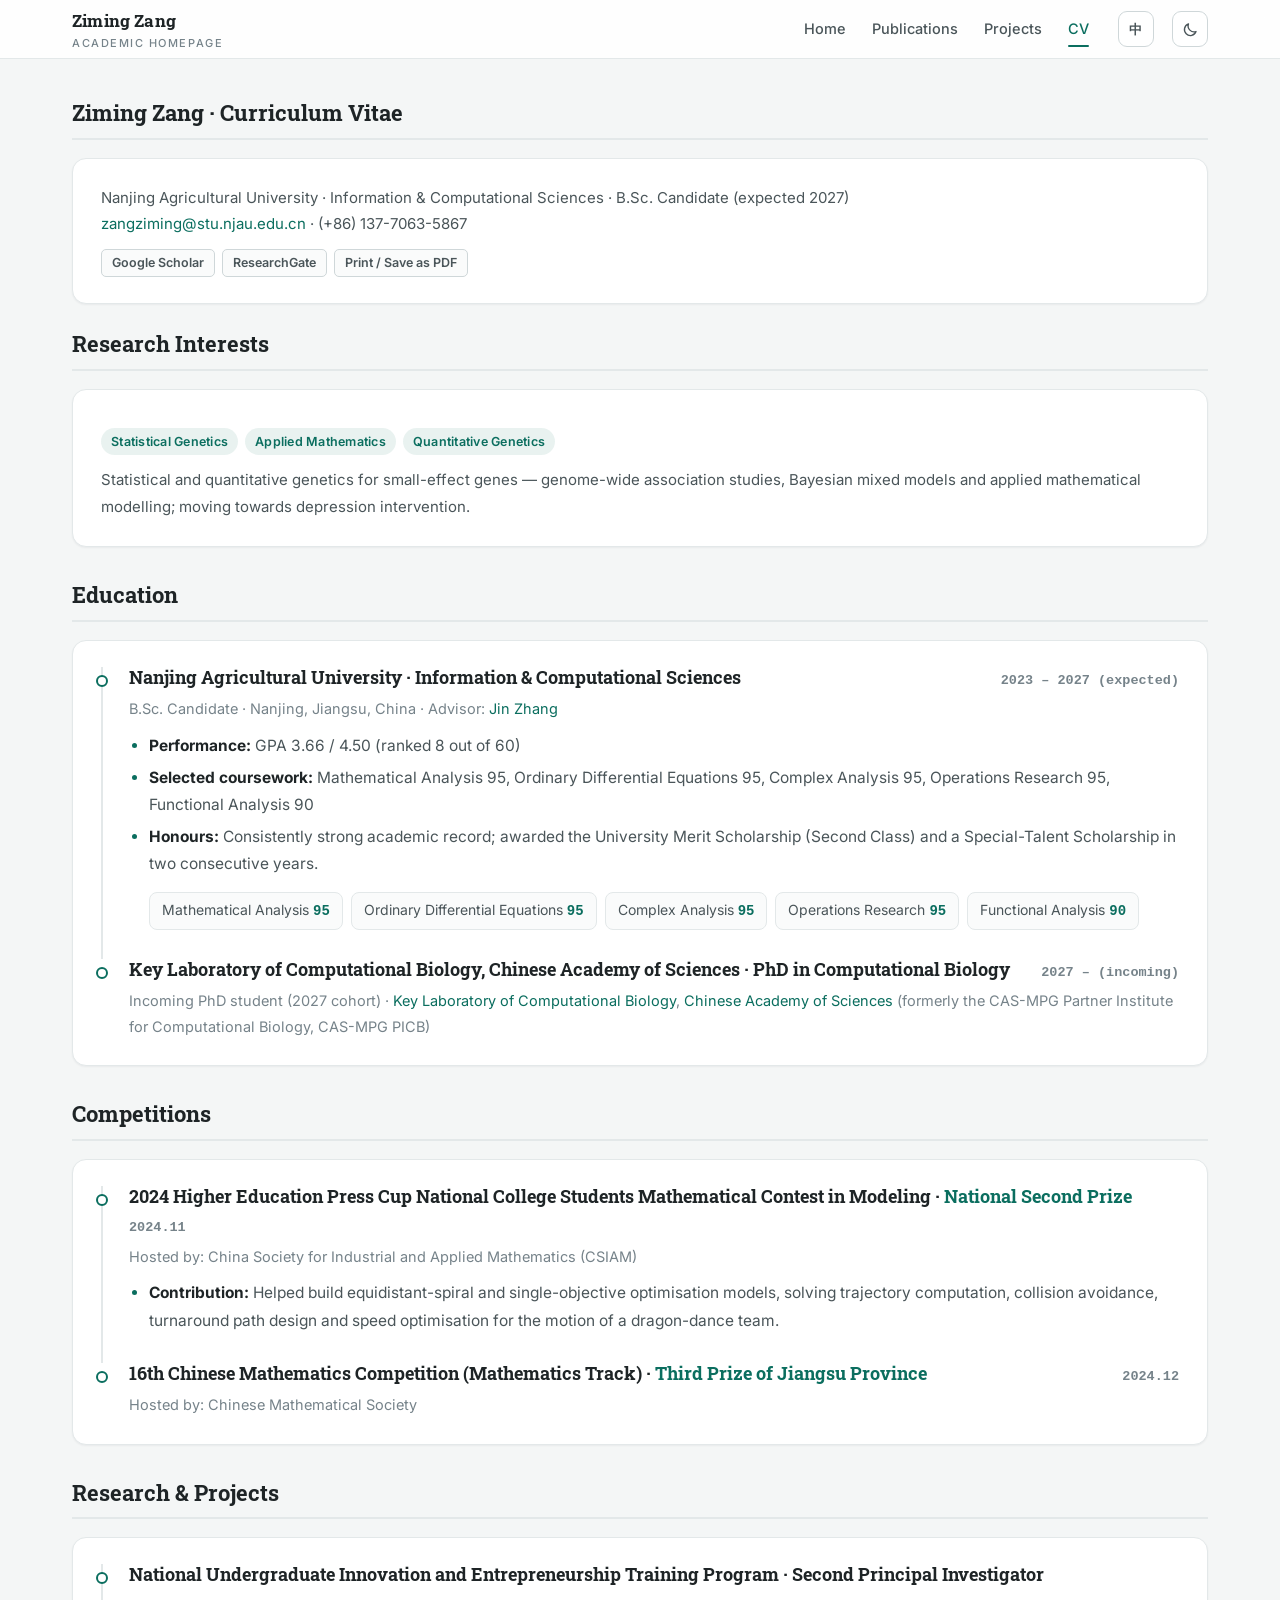
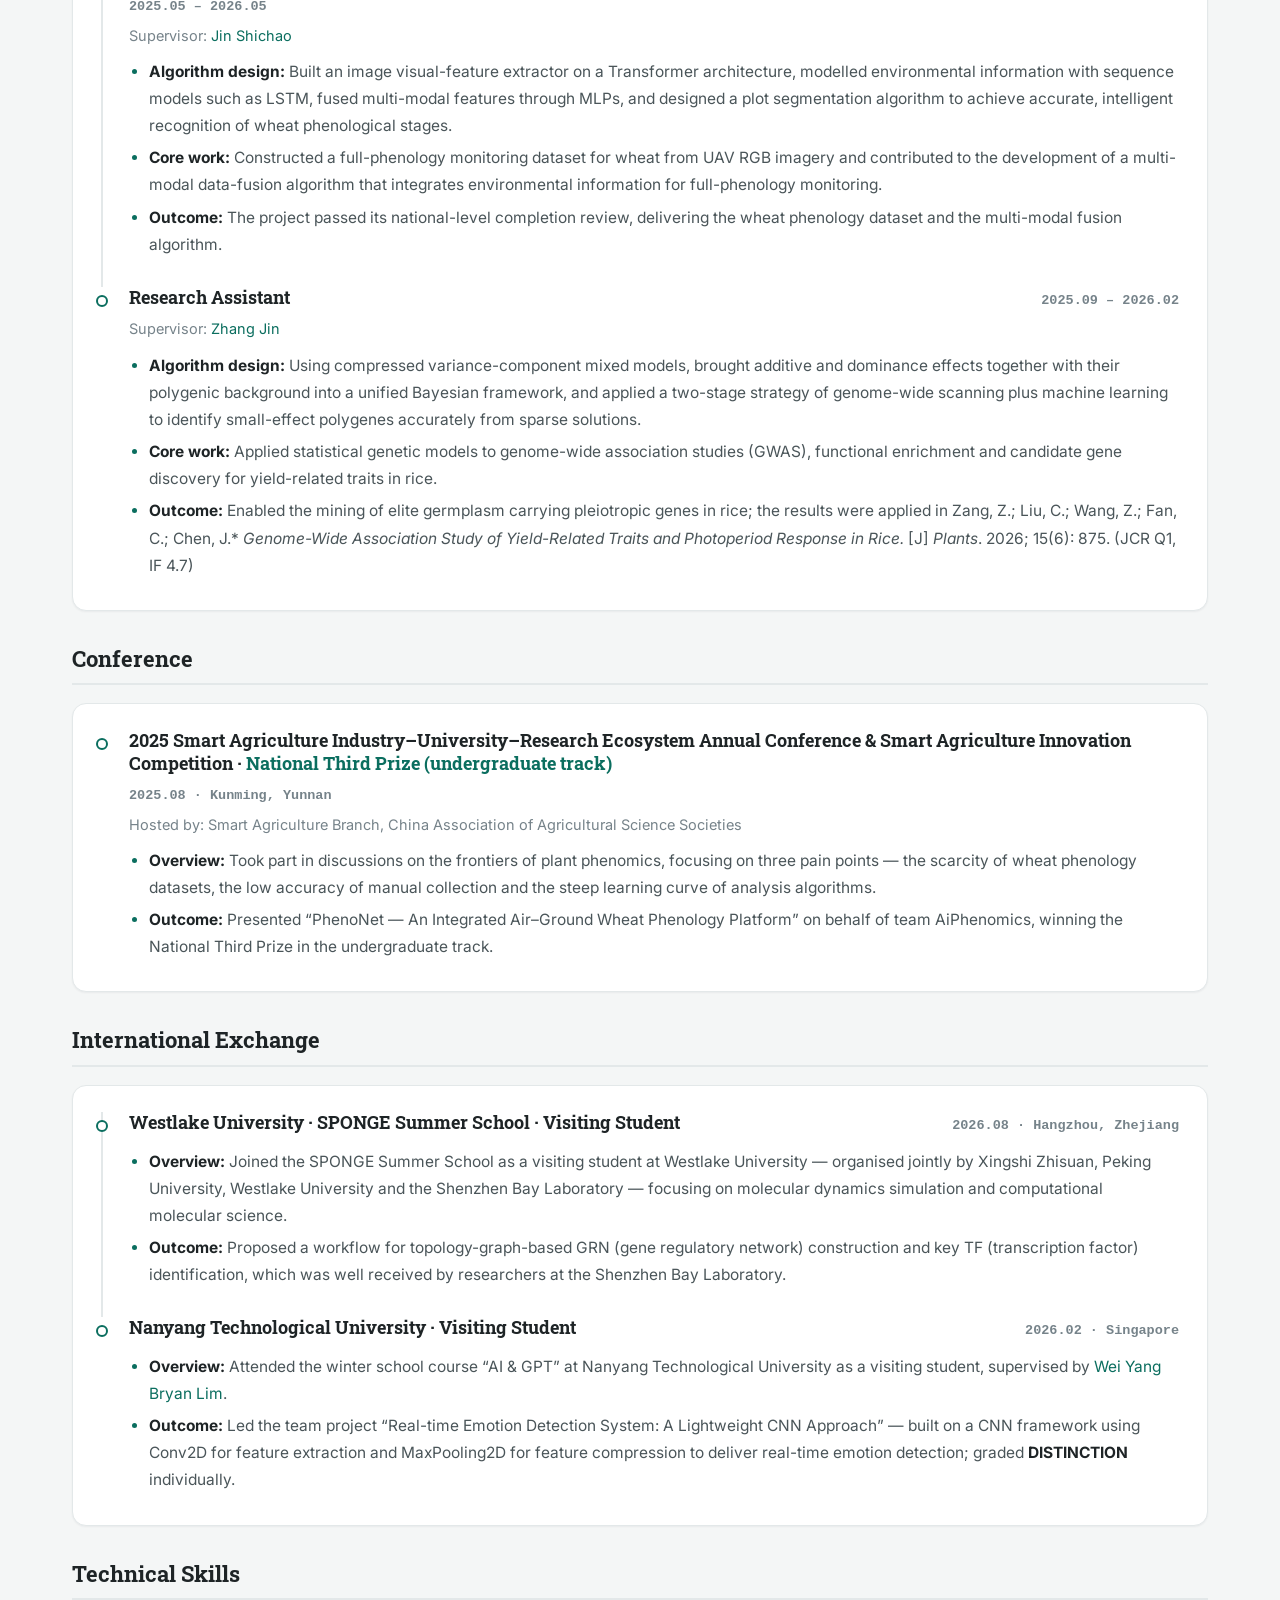
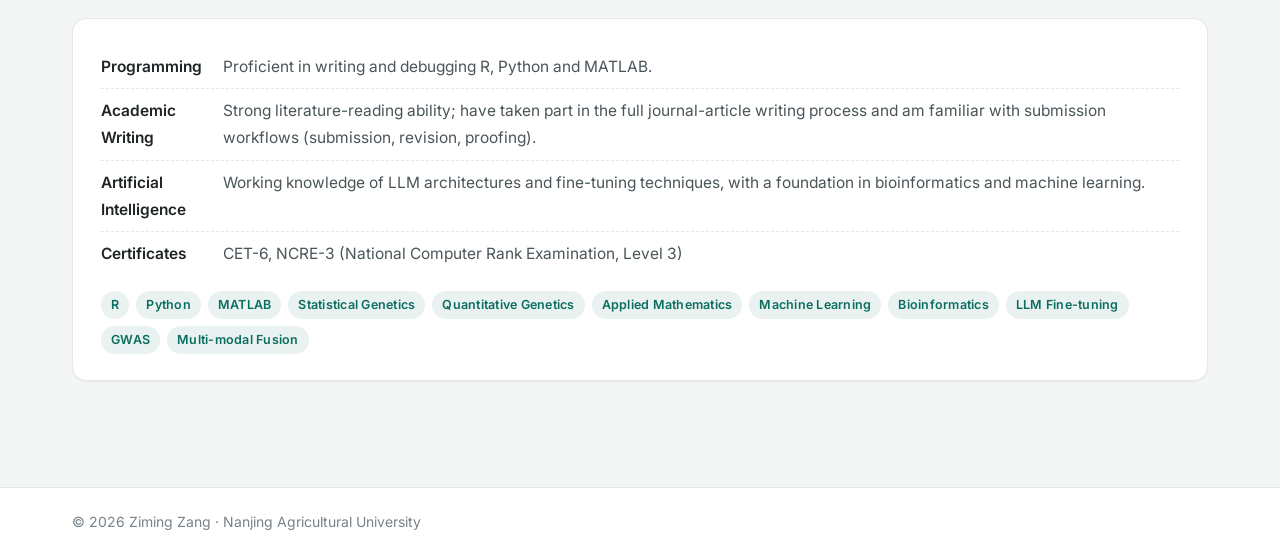
<file: cv.html>
<!DOCTYPE html>
<html lang="en" data-lang="en" data-theme="light">
<head>
<meta charset="UTF-8" />
<meta name="viewport" content="width=device-width, initial-scale=1.0" />
<title data-en="CV | Ziming Zang" data-zh="简历 CV | 臧子茗 Ziming Zang">CV | Ziming Zang</title>
<meta name="description" data-en="Curriculum vitae of Ziming Zang: education, competitions, research and project experience, conferences, international exchange and technical skills." data-zh="臧子茗的学术简历：教育经历、专业竞赛、科研与项目经历、学术会议、海外交流与技术能力。" content="Curriculum vitae of Ziming Zang." />
<meta name="theme-color" content="#0b6e5f" />
<link rel="icon" href="data:image/svg+xml,<svg xmlns='http://www.w3.org/2000/svg' viewBox='0 0 32 32'><rect width='32' height='32' rx='7' fill='%230b6e5f'/><text x='16' y='23' font-family='Georgia,serif' font-size='20' fill='%23ffffff' text-anchor='middle'>Z</text></svg>" />
<link rel="preconnect" href="https://fonts.googleapis.com" />
<link rel="preconnect" href="https://fonts.gstatic.com" crossorigin />
<link rel="stylesheet" href="https://fonts.googleapis.com/css2?family=Inter:wght@400;500;600;700&family=Roboto+Slab:wght@400;700&display=swap" />
<link rel="stylesheet" href="assets/css/main.css" />
<script>
  (function () {
    var root = document.documentElement;
    try {
      var theme = window.localStorage.getItem("zz-theme") ||
        (window.matchMedia("(prefers-color-scheme: dark)").matches ? "dark" : "light");
      root.setAttribute("data-theme", theme);
    } catch (e) { root.setAttribute("data-theme", "light"); }
    try {
      var lang = window.localStorage.getItem("zz-lang") === "zh" ? "zh" : "en";
      root.setAttribute("data-lang", lang);
      root.setAttribute("lang", lang === "zh" ? "zh-CN" : "en");
    } catch (e) { /* keep the English defaults */ }
  })();
</script>
</head>
<body>

<header class="navbar">
  <div class="navbar__inner">
    <a class="brand" href="index.html">
      <span data-lang-block="en">Ziming Zang<small>Academic Homepage</small></span>
      <span data-lang-block="zh">臧子茗<small>Ziming Zang · Academic</small></span>
    </a>
    <button class="icon-btn navtoggle" data-nav-toggle aria-expanded="false" aria-label="Toggle navigation menu">
      <svg viewBox="0 0 20 20" fill="none" stroke="currentColor" stroke-width="1.8" stroke-linecap="round"><path d="M3 6h14M3 10h14M3 14h14" /></svg>
    </button>
    <nav class="navlinks" data-navlinks aria-label="Main navigation">
      <a href="index.html"><span data-lang-block="en">Home</span><span data-lang-block="zh">首页</span></a>
      <a href="publications.html"><span data-lang-block="en">Publications</span><span data-lang-block="zh">论文发表</span></a>
      <a href="projects.html"><span data-lang-block="en">Projects</span><span data-lang-block="zh">科研项目</span></a>
      <a href="cv.html"><span data-lang-block="en">CV</span><span data-lang-block="zh">简历</span></a>
    </nav>
    <button class="icon-btn lang-btn" data-lang-toggle title="切换到中文" aria-label="切换到中文">
      <span data-lang-block="en">中</span><span data-lang-block="zh">EN</span>
    </button>
    <button class="icon-btn" data-theme-toggle aria-pressed="false" title="Switch to dark mode" aria-label="Switch to dark mode">
      <svg class="theme-icon theme-icon--moon" viewBox="0 0 20 20" fill="none" stroke="currentColor" stroke-width="1.6" stroke-linecap="round" stroke-linejoin="round"><path d="M16.5 12.4A7 7 0 0 1 7.6 3.5a7 7 0 1 0 8.9 8.9z" /></svg>
      <svg class="theme-icon theme-icon--sun" viewBox="0 0 20 20" fill="none" stroke="currentColor" stroke-width="1.6" stroke-linecap="round"><circle cx="10" cy="10" r="3.6" /><path d="M10 2v2M10 16v2M2 10h2M16 10h2M4.4 4.4l1.4 1.4M14.2 14.2l1.4 1.4M15.6 4.4l-1.4 1.4M5.8 14.2l-1.4 1.4" /></svg>
    </button>
  </div>
</header>

<main>

  <div class="section__head">
    <h2>
      <span data-lang-block="en">Ziming Zang · Curriculum Vitae</span>
      <span data-lang-block="zh">臧子茗 · 简历</span>
    </h2>
    <span class="en" data-lang-block="zh">Curriculum Vitae</span>
  </div>

  <div class="card panel no-print" style="margin-bottom: 26px; display: flex; flex-wrap: wrap; gap: 10px; align-items: center; justify-content: space-between;">
    <p style="margin: 0; font-size: 15px; color: var(--text-soft);">
      <span data-lang-block="en">Nanjing Agricultural University · Information &amp; Computational Sciences · B.Sc. Candidate (expected 2027)</span>
      <span data-lang-block="zh">南京农业大学 · 信息与计算科学 · 本科在读（2023 – 2027 预计）</span><br />
      <a href="mailto:zangziming@stu.njau.edu.cn">zangziming@stu.njau.edu.cn</a> · (+86) 137-7063-5867
    </p>
    <ul class="badges" style="margin: 0;">
      <li><a class="badge" href="https://scholar.google.com/citations?hl=zh-CN&amp;user=7rkV1fwAAAAJ" target="_blank" rel="noopener">Google Scholar</a></li>
      <li><a class="badge" href="https://www.researchgate.net/profile/Ziming-Zang" target="_blank" rel="noopener">ResearchGate</a></li>
      <li><a class="badge" href="javascript:window.print()"><span data-lang-block="en">Print / Save as PDF</span><span data-lang-block="zh">打印 / 导出 PDF</span></a></li>
    </ul>
  </div>

  <!-- ======================================================= interests === -->
  <section id="interests">
    <div class="section__head">
      <h2>
        <span data-lang-block="en">Research Interests</span>
        <span data-lang-block="zh">研究方向</span>
      </h2>
      <span class="en" data-lang-block="zh">Research Interests</span>
    </div>
    <div class="card panel">
      <ul class="tags">
        <li><span data-lang-block="en">Statistical Genetics</span><span data-lang-block="zh">统计遗传</span></li>
        <li><span data-lang-block="en">Applied Mathematics</span><span data-lang-block="zh">应用数学</span></li>
        <li><span data-lang-block="en">Quantitative Genetics</span><span data-lang-block="zh">数量遗传学</span></li>
      </ul>
      <p data-lang-block="en" style="margin: 12px 0 0; font-size: 15px; color: var(--text-soft);">Statistical and quantitative genetics for small-effect genes — genome-wide association studies, Bayesian mixed models and applied mathematical modelling; moving towards depression intervention.</p>
      <p data-lang-block="zh" style="margin: 12px 0 0; font-size: 15px; color: var(--text-soft);">面向微效基因的统计遗传与数量遗传研究——全基因组关联分析、Bayesian 混合模型与应用数学建模，并逐步聚焦抑郁症干预。</p>
    </div>
  </section>

  <!-- ======================================================= education === -->
  <section id="education">
    <div class="section__head">
      <h2>
        <span data-lang-block="en">Education</span>
        <span data-lang-block="zh">教育经历</span>
      </h2>
      <span class="en" data-lang-block="zh">Education</span>
    </div>
    <div class="card panel">
      <div class="entry">
        <div class="entry__top">
          <h3 class="entry__title" data-lang-block="en">Nanjing Agricultural University · Information &amp; Computational Sciences</h3>
          <h3 class="entry__title" data-lang-block="zh">南京农业大学 · 信息与计算科学</h3>
          <span class="entry__when" data-lang-block="en">2023 – 2027 (expected)</span>
          <span class="entry__when" data-lang-block="zh">2023 – 2027（预计）</span>
        </div>
        <p class="entry__meta" data-lang-block="en">B.Sc. Candidate · Nanjing, Jiangsu, China · Advisor: <a href="https://faculty.njau.edu.cn/zhangjin/" target="_blank" rel="noopener">Jin Zhang</a></p>
        <p class="entry__meta" data-lang-block="zh">本科在读 · 江苏南京 · 导师：<a href="https://faculty.njau.edu.cn/zhangjin/" target="_blank" rel="noopener">张瑾</a></p>
        <ul data-lang-block="en">
          <li><strong>Performance:</strong> GPA 3.66 / 4.50 (ranked 8 out of 60)</li>
          <li><strong>Selected coursework:</strong> Mathematical Analysis 95, Ordinary Differential Equations 95, Complex Analysis 95, Operations Research 95, Functional Analysis 90</li>
          <li><strong>Honours:</strong> Consistently strong academic record; awarded the University Merit Scholarship (Second Class) and a Special-Talent Scholarship in two consecutive years.</li>
        </ul>
        <ul data-lang-block="zh">
          <li><strong>能力表现：</strong>GPA 3.66 / 4.50（专业排名 8 / 60）</li>
          <li><strong>成绩表现：</strong>数学分析 95、常微分方程 95、复变函数 95、运筹学 95、泛函分析 90</li>
          <li><strong>荣誉奖项：</strong>在校期间表现优异，连续两年获校三好学生二等奖学金、单项奖学金等</li>
        </ul>
        <ul class="chips">
          <li><span data-lang-block="en">Mathematical Analysis <b>95</b></span><span data-lang-block="zh">数学分析 <b>95</b></span></li>
          <li><span data-lang-block="en">Ordinary Differential Equations <b>95</b></span><span data-lang-block="zh">常微分方程 <b>95</b></span></li>
          <li><span data-lang-block="en">Complex Analysis <b>95</b></span><span data-lang-block="zh">复变函数 <b>95</b></span></li>
          <li><span data-lang-block="en">Operations Research <b>95</b></span><span data-lang-block="zh">运筹学 <b>95</b></span></li>
          <li><span data-lang-block="en">Functional Analysis <b>90</b></span><span data-lang-block="zh">泛函分析 <b>90</b></span></li>
        </ul>
      </div>
      <div class="entry">
        <div class="entry__top">
          <h3 class="entry__title" data-lang-block="en">Key Laboratory of Computational Biology, Chinese Academy of Sciences · PhD in Computational Biology</h3>
          <h3 class="entry__title" data-lang-block="zh">中国科学院计算生物学重点实验室 · 计算生物学博士</h3>
          <span class="entry__when" data-lang-block="en">2027 – (incoming)</span>
          <span class="entry__when" data-lang-block="zh">2027 –（拟入学）</span>
        </div>
        <p class="entry__meta" data-lang-block="en">Incoming PhD student (2027 cohort) · <a href="https://sinh.cas.cn/jsswx/yjtd/" target="_blank" rel="noopener">Key Laboratory of Computational Biology</a>, <a href="https://www.cas.cn/" target="_blank" rel="noopener">Chinese Academy of Sciences</a> (formerly the CAS-MPG Partner Institute for Computational Biology, CAS-MPG PICB)</p>
        <p class="entry__meta" data-lang-block="zh">拟入学博士（27 级）· <a href="https://sinh.cas.cn/jsswx/yjtd/" target="_blank" rel="noopener">中国科学院计算生物学重点实验室</a>（原中科院-马普学会计算生物学伙伴研究所，CAS-MPG PICB）</p>
      </div>
    </div>
  </section>

  <!-- ==================================================== competitions === -->
  <section id="competitions">
    <div class="section__head">
      <h2>
        <span data-lang-block="en">Competitions</span>
        <span data-lang-block="zh">专业竞赛</span>
      </h2>
      <span class="en" data-lang-block="zh">Competitions</span>
    </div>
    <div class="card panel">
      <div class="entry">
        <div class="entry__top">
          <h3 class="entry__title" data-lang-block="en">2024 Higher Education Press Cup National College Students Mathematical Contest in Modeling · <span style="color: var(--accent);">National Second Prize</span></h3>
          <h3 class="entry__title" data-lang-block="zh">2024 年高教社杯全国大学生数学建模竞赛 · <span style="color: var(--accent);">国家二等奖</span></h3>
          <span class="entry__when">2024.11</span>
        </div>
        <p class="entry__meta" data-lang-block="en">Hosted by: China Society for Industrial and Applied Mathematics (CSIAM)</p>
        <p class="entry__meta" data-lang-block="zh">主办单位：中国工业与应用数学学会</p>
        <ul data-lang-block="en">
          <li><strong>Contribution:</strong> Helped build equidistant-spiral and single-objective optimisation models, solving trajectory computation, collision avoidance, turnaround path design and speed optimisation for the motion of a dragon-dance team.</li>
        </ul>
        <ul data-lang-block="zh">
          <li><strong>核心工作：</strong>参与构建等距螺线、单目标优化等模型，解决了舞龙队运动中的轨迹计算、碰撞避免、调头路径设计及速度优化等问题。</li>
        </ul>
      </div>
      <div class="entry">
        <div class="entry__top">
          <h3 class="entry__title" data-lang-block="en">16th Chinese Mathematics Competition (Mathematics Track) · <span style="color: var(--accent);">Third Prize of Jiangsu Province</span></h3>
          <h3 class="entry__title" data-lang-block="zh">第 16 届全国大学生数学竞赛（数学类） · <span style="color: var(--accent);">江苏省三等奖</span></h3>
          <span class="entry__when">2024.12</span>
        </div>
        <p class="entry__meta" data-lang-block="en">Hosted by: Chinese Mathematical Society</p>
        <p class="entry__meta" data-lang-block="zh">主办单位：中国数学会</p>
      </div>
    </div>
  </section>

  <!-- ============================================== research & projects === -->
  <section id="research">
    <div class="section__head">
      <h2>
        <span data-lang-block="en">Research &amp; Projects</span>
        <span data-lang-block="zh">科研与项目经历</span>
      </h2>
      <span class="en" data-lang-block="zh">Research &amp; Projects</span>
    </div>
    <div class="card panel">
      <div class="entry">
        <div class="entry__top">
          <h3 class="entry__title" data-lang-block="en">National Undergraduate Innovation and Entrepreneurship Training Program · Second Principal Investigator</h3>
          <h3 class="entry__title" data-lang-block="zh">国家级大学生创新创业训练计划项目 · 第二负责人</h3>
          <span class="entry__when">2025.05 – 2026.05</span>
        </div>
        <p class="entry__meta" data-lang-block="en">Supervisor: <a href="https://www.researchgate.net/profile/Shichao-Jin" target="_blank" rel="noopener">Jin Shichao</a></p>
        <p class="entry__meta" data-lang-block="zh">导师：<a href="https://www.researchgate.net/profile/Shichao-Jin" target="_blank" rel="noopener">金时超</a></p>
        <ul data-lang-block="en">
          <li><strong>Algorithm design:</strong> Built an image visual-feature extractor on a Transformer architecture, modelled environmental information with sequence models such as LSTM, fused multi-modal features through MLPs, and designed a plot segmentation algorithm to achieve accurate, intelligent recognition of wheat phenological stages.</li>
          <li><strong>Core work:</strong> Constructed a full-phenology monitoring dataset for wheat from UAV RGB imagery and contributed to the development of a multi-modal data-fusion algorithm that integrates environmental information for full-phenology monitoring.</li>
          <li><strong>Outcome:</strong> The project passed its national-level completion review, delivering the wheat phenology dataset and the multi-modal fusion algorithm.</li>
        </ul>
        <ul data-lang-block="zh">
          <li><strong>算法搭建：</strong>基于 Transformer 架构构建图像视觉特征提取器，使用 LSTM 等序列模型建模环境信息，基于 MLP 等融合多模态特征，并设计小区分割算法，实现小麦物候期的精准智能识别。</li>
          <li><strong>核心工作：</strong>基于无人机 RGB 图像构建小麦全物候期监测数据集，并参与开发融合环境信息的多模态数据融合算法，实现小麦全物候期监测。</li>
          <li><strong>项目成果：</strong>项目以国家级结项验收，完成小麦全物候期监测数据集构建与多模态数据融合算法开发。</li>
        </ul>
      </div>
      <div class="entry">
        <div class="entry__top">
          <h3 class="entry__title" data-lang-block="en">Research Assistant</h3>
          <h3 class="entry__title" data-lang-block="zh">科研助理</h3>
          <span class="entry__when">2025.09 – 2026.02</span>
        </div>
        <p class="entry__meta" data-lang-block="en">Supervisor: <a href="https://faculty.njau.edu.cn/zhangjin/" target="_blank" rel="noopener">Zhang Jin</a></p>
        <p class="entry__meta" data-lang-block="zh">导师：<a href="https://faculty.njau.edu.cn/zhangjin/" target="_blank" rel="noopener">张瑾</a></p>
        <ul data-lang-block="en">
          <li><strong>Algorithm design:</strong> Using compressed variance-component mixed models, brought additive and dominance effects together with their polygenic background into a unified Bayesian framework, and applied a two-stage strategy of genome-wide scanning plus machine learning to identify small-effect polygenes accurately from sparse solutions.</li>
          <li><strong>Core work:</strong> Applied statistical genetic models to genome-wide association studies (GWAS), functional enrichment and candidate gene discovery for yield-related traits in rice.</li>
          <li><strong>Outcome:</strong> Enabled the mining of elite germplasm carrying pleiotropic genes in rice; the results were applied in Zang, Z.; Liu, C.; Wang, Z.; Fan, C.; Chen, J.* <em>Genome-Wide Association Study of Yield-Related Traits and Photoperiod Response in Rice.</em> [J] <em>Plants</em>. 2026; 15(6): 875. (JCR Q1, IF 4.7)</li>
        </ul>
        <ul data-lang-block="zh">
          <li><strong>算法搭建：</strong>通过压缩方差组分混合模型，将加性、显性效应及其多基因背景纳入一个统一的 Bayesian 框架，并利用全基因组扫描 + 机器学习的两阶段策略，实现了从稀疏解中精准识别微效多基因。</li>
          <li><strong>核心工作：</strong>使用统计遗传模型对水稻产量性状进行全基因组关联分析（GWAS）、功能富集与候选基因寻找。</li>
          <li><strong>项目成果：</strong>实现了对水稻一因多效基因的优良种质挖掘，研究成果已应用于 Zang, Z.; Liu, C.; Wang, Z.; Fan, C.; Chen, J.* <em>Genome-Wide Association Study of Yield-Related Traits and Photoperiod Response in Rice.</em> [J] <em>Plants</em>. 2026; 15(6): 875.（JCR Q1, IF 4.7）</li>
        </ul>
      </div>
    </div>
  </section>

  <!-- ====================================================== conference === -->
  <section id="conference">
    <div class="section__head">
      <h2>
        <span data-lang-block="en">Conference</span>
        <span data-lang-block="zh">学术会议</span>
      </h2>
      <span class="en" data-lang-block="zh">Conference</span>
    </div>
    <div class="card panel">
      <div class="entry">
        <div class="entry__top">
          <h3 class="entry__title" data-lang-block="en">2025 Smart Agriculture Industry–University–Research Ecosystem Annual Conference &amp; Smart Agriculture Innovation Competition · <span style="color: var(--accent);">National Third Prize (undergraduate track)</span></h3>
          <h3 class="entry__title" data-lang-block="zh">2025 智慧农业产学研生态年会暨智慧农业创意大赛 · <span style="color: var(--accent);">本科生赛道国家三等奖</span></h3>
          <span class="entry__when" data-lang-block="en">2025.08 · Kunming, Yunnan</span>
          <span class="entry__when" data-lang-block="zh">2025.08 · 云南昆明</span>
        </div>
        <p class="entry__meta" data-lang-block="en">Hosted by: Smart Agriculture Branch, China Association of Agricultural Science Societies</p>
        <p class="entry__meta" data-lang-block="zh">主办单位：中国农学会智慧农业分会</p>
        <ul data-lang-block="en">
          <li><strong>Overview:</strong> Took part in discussions on the frontiers of plant phenomics, focusing on three pain points — the scarcity of wheat phenology datasets, the low accuracy of manual collection and the steep learning curve of analysis algorithms.</li>
          <li><strong>Outcome:</strong> Presented “PhenoNet — An Integrated Air–Ground Wheat Phenology Platform” on behalf of team AiPhenomics, winning the National Third Prize in the undergraduate track.</li>
        </ul>
        <ul data-lang-block="zh">
          <li><strong>项目概述：</strong>参与交流植物表型组学前沿进展，聚焦小麦物候数据集匮乏、人工采集精度低、分析算法上手难三大痛点。</li>
          <li><strong>项目成果：</strong>代表 AiPhenomics 团队作报告《PhenoNet — 空地一体化小麦物候解析平台》，获本科生赛道国家三等奖。</li>
        </ul>
      </div>
    </div>
  </section>

  <!-- ======================================================== exchange === -->
  <section id="exchange">
    <div class="section__head">
      <h2>
        <span data-lang-block="en">International Exchange</span>
        <span data-lang-block="zh">海外交流</span>
      </h2>
      <span class="en" data-lang-block="zh">International Exchange</span>
    </div>
    <div class="card panel">
      <div class="entry">
        <div class="entry__top">
          <h3 class="entry__title" data-lang-block="en">Westlake University · SPONGE Summer School · Visiting Student</h3>
          <h3 class="entry__title" data-lang-block="zh">西湖大学 · SPONGE 暑期学校 · 访问学生</h3>
          <span class="entry__when" data-lang-block="en">2026.08 · Hangzhou, Zhejiang</span>
          <span class="entry__when" data-lang-block="zh">2026.08 · 浙江杭州</span>
        </div>
        <ul data-lang-block="en">
          <li><strong>Overview:</strong> Joined the SPONGE Summer School as a visiting student at Westlake University — organised jointly by Xingshi Zhisuan, Peking University, Westlake University and the Shenzhen Bay Laboratory — focusing on molecular dynamics simulation and computational molecular science.</li>
          <li><strong>Outcome:</strong> Proposed a workflow for topology-graph-based GRN (gene regulatory network) construction and key TF (transcription factor) identification, which was well received by researchers at the Shenzhen Bay Laboratory.</li>
        </ul>
        <ul data-lang-block="zh">
          <li><strong>项目概述：</strong>作为 visiting student 访问西湖大学，参加 SPONGE 暑期学校（由星使智算、北京大学、西湖大学及深圳湾实验室共同组织），聚焦分子动力学模拟与计算分子科学。</li>
          <li><strong>项目成果：</strong>提出基于拓扑图算法的 GRN（基因调控网络）构建与关键 TF（转录因子）识别工作流，获深圳湾实验室研究员一致好评。</li>
        </ul>
      </div>
      <div class="entry">
        <div class="entry__top">
          <h3 class="entry__title" data-lang-block="en">Nanyang Technological University · Visiting Student</h3>
          <h3 class="entry__title" data-lang-block="zh">南洋理工大学（Nanyang Technological University） · 访问学生</h3>
          <span class="entry__when" data-lang-block="en">2026.02 · Singapore</span>
          <span class="entry__when" data-lang-block="zh">2026.02 · 新加坡</span>
        </div>
        <ul data-lang-block="en">
          <li><strong>Overview:</strong> Attended the winter school course “AI &amp; GPT” at Nanyang Technological University as a visiting student, supervised by <a href="https://sites.google.com/view/wyb" target="_blank" rel="noopener">Wei Yang Bryan Lim</a>.</li>
          <li><strong>Outcome:</strong> Led the team project “Real-time Emotion Detection System: A Lightweight CNN Approach” — built on a CNN framework using Conv2D for feature extraction and MaxPooling2D for feature compression to deliver real-time emotion detection; graded <strong>DISTINCTION</strong> individually.</li>
        </ul>
        <ul data-lang-block="zh">
          <li><strong>项目概述：</strong>作为访问学生参与了南洋理工大学冬校《AI &amp; GPT》课程（导师：<a href="https://sites.google.com/view/wyb" target="_blank" rel="noopener">Wei Yang Bryan Lim</a>）。</li>
          <li><strong>项目成果：</strong>代表团队主持《Real-time Emotion Detection System: A Lightweight CNN Approach》项目，基于 CNN 框架，利用 Conv2D 提取特征、MaxPooling2D 压缩特征，实现了情绪检测功能，个人获评 <strong>DISTINCTION</strong>。</li>
        </ul>
      </div>
    </div>
  </section>

  <!-- ========================================================== skills === -->
  <section id="skills">
    <div class="section__head">
      <h2>
        <span data-lang-block="en">Technical Skills</span>
        <span data-lang-block="zh">技术能力</span>
      </h2>
      <span class="en" data-lang-block="zh">Skills</span>
    </div>
    <div class="card panel">
      <ul class="keyvals">
        <li>
          <span class="k" data-lang-block="en">Programming</span>
          <span class="k" data-lang-block="zh">编程语言</span>
          <span data-lang-block="en">Proficient in writing and debugging R, Python and MATLAB.</span>
          <span data-lang-block="zh">掌握 R 语言、Python、MATLAB 的编写与调试。</span>
        </li>
        <li>
          <span class="k" data-lang-block="en">Academic Writing</span>
          <span class="k" data-lang-block="zh">学术写作</span>
          <span data-lang-block="en">Strong literature-reading ability; have taken part in the full journal-article writing process and am familiar with submission workflows (submission, revision, proofing).</span>
          <span data-lang-block="zh">有较强的文献阅读能力，全程参与过期刊文章写作并熟悉投稿流程（投稿、返修、校对）。</span>
        </li>
        <li>
          <span class="k" data-lang-block="en">Artificial Intelligence</span>
          <span class="k" data-lang-block="zh">人工智能</span>
          <span data-lang-block="en">Working knowledge of LLM architectures and fine-tuning techniques, with a foundation in bioinformatics and machine learning.</span>
          <span data-lang-block="zh">掌握一定的 LLM 架构与微调技巧，具备生物信息学与机器学习基础。</span>
        </li>
        <li>
          <span class="k" data-lang-block="en">Certificates</span>
          <span class="k" data-lang-block="zh">技能证书</span>
          <span data-lang-block="en">CET-6, NCRE-3 (National Computer Rank Examination, Level 3)</span>
          <span data-lang-block="zh">CET-6、NCRE-3（全国计算机等级考试三级）</span>
        </li>
      </ul>
      <ul class="tags" style="margin-top: 16px;">
        <li>R</li><li>Python</li><li>MATLAB</li>
        <li>Statistical Genetics</li><li>Quantitative Genetics</li><li>Applied Mathematics</li>
        <li>Machine Learning</li><li>Bioinformatics</li><li>LLM Fine-tuning</li><li>GWAS</li><li>Multi-modal Fusion</li>
      </ul>
    </div>
  </section>

</main>

<footer class="site-footer">
  <div class="site-footer__inner">
    <span>© <span data-year>2026</span> <span data-lang-block="en">Ziming Zang · Nanjing Agricultural University</span><span data-lang-block="zh">臧子茗 Ziming Zang · 南京农业大学</span></span>
  </div>
</footer>

<button class="totop" data-to-top aria-label="Back to top">
  <svg viewBox="0 0 20 20" fill="none" stroke="currentColor" stroke-width="1.8" stroke-linecap="round" stroke-linejoin="round"><path d="M10 16V5M5 10l5-5 5 5" /></svg>
</button>

<script src="assets/js/site.js"></script>
</body>
</html>
</file>
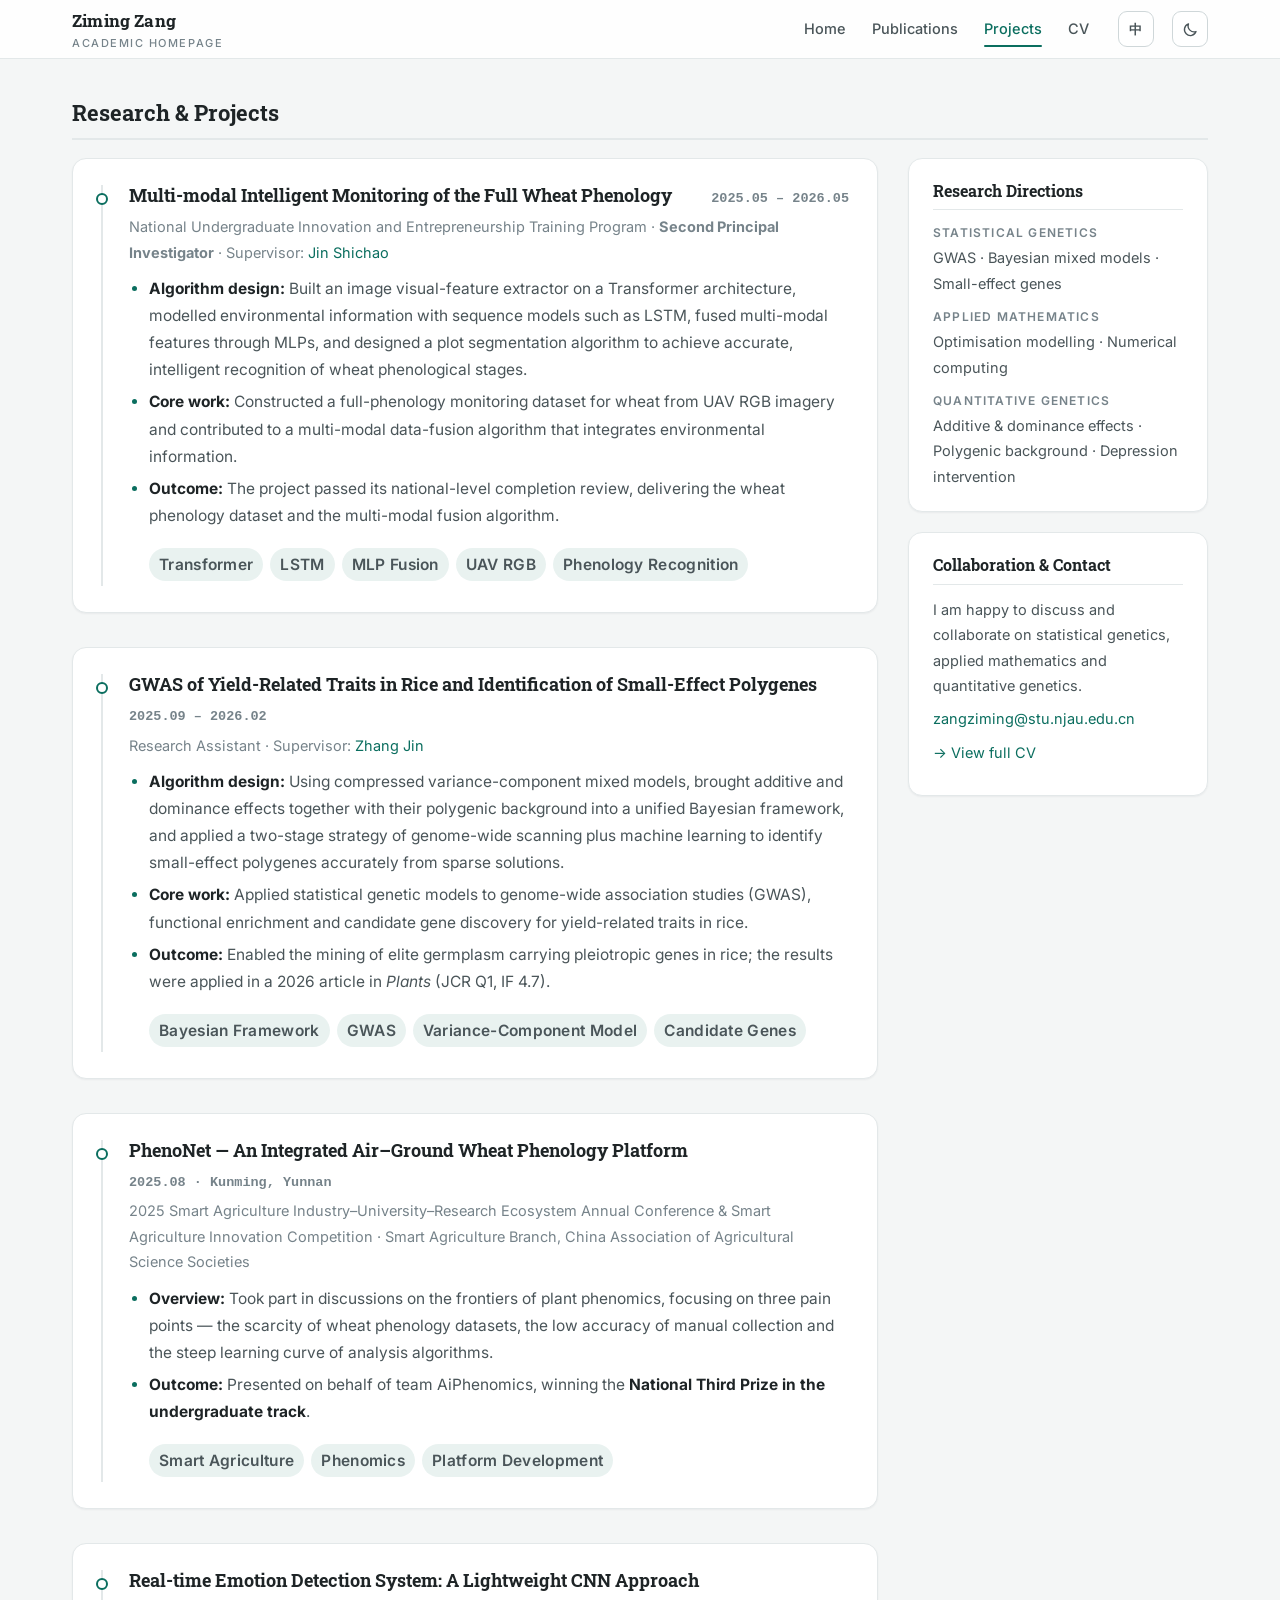
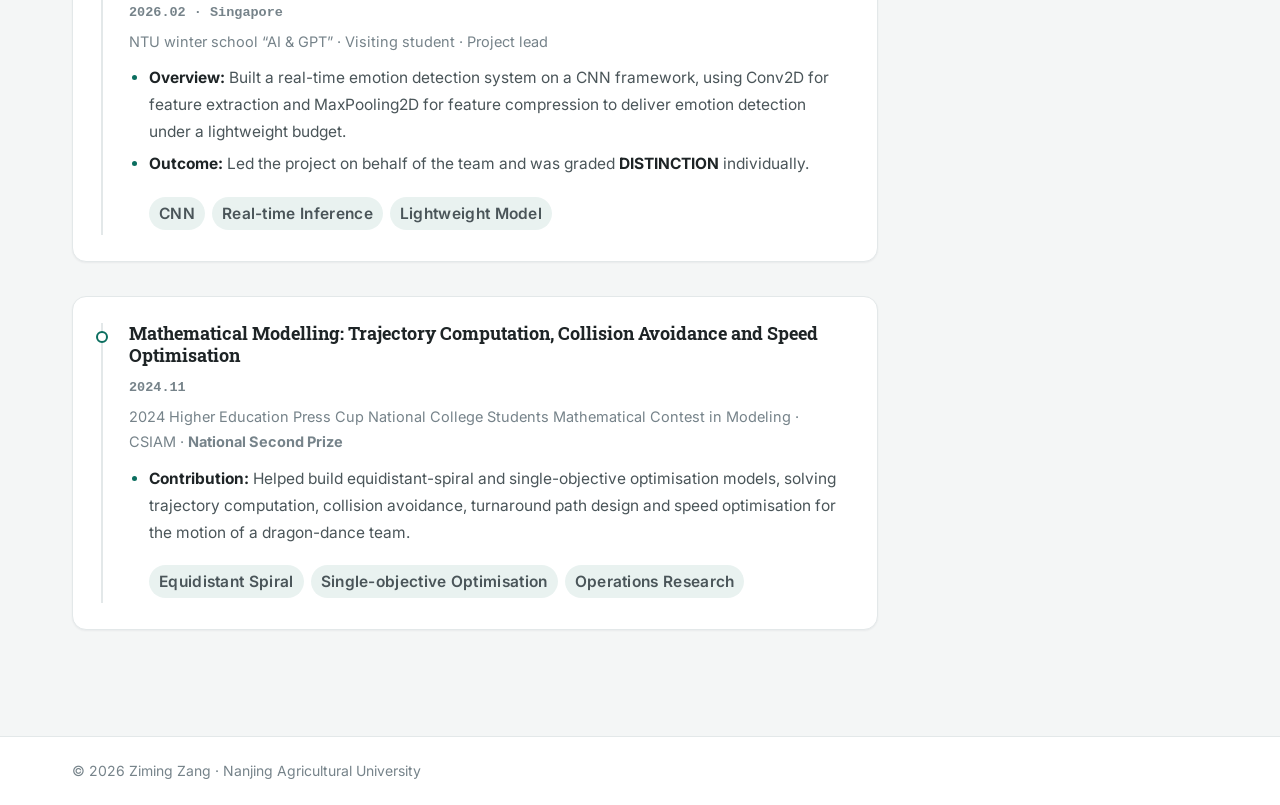
<file: projects.html>
<!DOCTYPE html>
<html lang="en" data-lang="en" data-theme="light">
<head>
<meta charset="UTF-8" />
<meta name="viewport" content="width=device-width, initial-scale=1.0" />
<title data-en="Projects | Ziming Zang" data-zh="科研项目 Projects | 臧子茗 Ziming Zang">Projects | Ziming Zang</title>
<meta name="description" data-en="Research and project experience of Ziming Zang: multi-modal wheat phenology monitoring, rice GWAS and small-effect polygene discovery, the PhenoNet platform and a lightweight emotion detection system." data-zh="臧子茗的科研与项目经历：小麦全物候期多模态监测、水稻 GWAS 与微效多基因识别、PhenoNet 平台、轻量化情绪检测系统。" content="Research and project experience of Ziming Zang." />
<meta name="theme-color" content="#0b6e5f" />
<link rel="icon" href="data:image/svg+xml,<svg xmlns='http://www.w3.org/2000/svg' viewBox='0 0 32 32'><rect width='32' height='32' rx='7' fill='%230b6e5f'/><text x='16' y='23' font-family='Georgia,serif' font-size='20' fill='%23ffffff' text-anchor='middle'>Z</text></svg>" />
<link rel="preconnect" href="https://fonts.googleapis.com" />
<link rel="preconnect" href="https://fonts.gstatic.com" crossorigin />
<link rel="stylesheet" href="https://fonts.googleapis.com/css2?family=Inter:wght@400;500;600;700&family=Roboto+Slab:wght@400;700&display=swap" />
<link rel="stylesheet" href="assets/css/main.css" />
<script>
  (function () {
    var root = document.documentElement;
    try {
      var theme = window.localStorage.getItem("zz-theme") ||
        (window.matchMedia("(prefers-color-scheme: dark)").matches ? "dark" : "light");
      root.setAttribute("data-theme", theme);
    } catch (e) { root.setAttribute("data-theme", "light"); }
    try {
      var lang = window.localStorage.getItem("zz-lang") === "zh" ? "zh" : "en";
      root.setAttribute("data-lang", lang);
      root.setAttribute("lang", lang === "zh" ? "zh-CN" : "en");
    } catch (e) { /* keep the English defaults */ }
  })();
</script>
</head>
<body>

<header class="navbar">
  <div class="navbar__inner">
    <a class="brand" href="index.html">
      <span data-lang-block="en">Ziming Zang<small>Academic Homepage</small></span>
      <span data-lang-block="zh">臧子茗<small>Ziming Zang · Academic</small></span>
    </a>
    <button class="icon-btn navtoggle" data-nav-toggle aria-expanded="false" aria-label="Toggle navigation menu">
      <svg viewBox="0 0 20 20" fill="none" stroke="currentColor" stroke-width="1.8" stroke-linecap="round"><path d="M3 6h14M3 10h14M3 14h14" /></svg>
    </button>
    <nav class="navlinks" data-navlinks aria-label="Main navigation">
      <a href="index.html"><span data-lang-block="en">Home</span><span data-lang-block="zh">首页</span></a>
      <a href="publications.html"><span data-lang-block="en">Publications</span><span data-lang-block="zh">论文发表</span></a>
      <a href="projects.html"><span data-lang-block="en">Projects</span><span data-lang-block="zh">科研项目</span></a>
      <a href="cv.html"><span data-lang-block="en">CV</span><span data-lang-block="zh">简历</span></a>
    </nav>
    <button class="icon-btn lang-btn" data-lang-toggle title="切换到中文" aria-label="切换到中文">
      <span data-lang-block="en">中</span><span data-lang-block="zh">EN</span>
    </button>
    <button class="icon-btn" data-theme-toggle aria-pressed="false" title="Switch to dark mode" aria-label="Switch to dark mode">
      <svg class="theme-icon theme-icon--moon" viewBox="0 0 20 20" fill="none" stroke="currentColor" stroke-width="1.6" stroke-linecap="round" stroke-linejoin="round"><path d="M16.5 12.4A7 7 0 0 1 7.6 3.5a7 7 0 1 0 8.9 8.9z" /></svg>
      <svg class="theme-icon theme-icon--sun" viewBox="0 0 20 20" fill="none" stroke="currentColor" stroke-width="1.6" stroke-linecap="round"><circle cx="10" cy="10" r="3.6" /><path d="M10 2v2M10 16v2M2 10h2M16 10h2M4.4 4.4l1.4 1.4M14.2 14.2l1.4 1.4M15.6 4.4l-1.4 1.4M5.8 14.2l-1.4 1.4" /></svg>
    </button>
  </div>
</header>

<main>

  <div class="section__head">
    <h2>
      <span data-lang-block="en">Research &amp; Projects</span>
      <span data-lang-block="zh">科研与项目经历</span>
    </h2>
    <span class="en" data-lang-block="zh">Research &amp; Projects</span>
  </div>

  <div class="layout">
    <div>

      <!-- ======================================================== wheat === -->
      <section id="wheat">
        <div class="card panel">
          <div class="entry" style="border-left-color: var(--border);">
            <div class="entry__top">
              <h3 class="entry__title" data-lang-block="en">Multi-modal Intelligent Monitoring of the Full Wheat Phenology</h3>
              <h3 class="entry__title" data-lang-block="zh">小麦全物候期多模态智能监测</h3>
              <span class="entry__when">2025.05 – 2026.05</span>
            </div>
            <p class="entry__meta" data-lang-block="en">National Undergraduate Innovation and Entrepreneurship Training Program · <strong>Second Principal Investigator</strong> · Supervisor: <a href="https://www.researchgate.net/profile/Shichao-Jin" target="_blank" rel="noopener">Jin Shichao</a></p>
            <p class="entry__meta" data-lang-block="zh">国家级大学生创新创业训练计划项目 · <strong>第二负责人</strong> · 导师：<a href="https://www.researchgate.net/profile/Shichao-Jin" target="_blank" rel="noopener">金时超</a></p>
            <ul data-lang-block="en">
              <li><strong>Algorithm design:</strong> Built an image visual-feature extractor on a Transformer architecture, modelled environmental information with sequence models such as LSTM, fused multi-modal features through MLPs, and designed a plot segmentation algorithm to achieve accurate, intelligent recognition of wheat phenological stages.</li>
              <li><strong>Core work:</strong> Constructed a full-phenology monitoring dataset for wheat from UAV RGB imagery and contributed to a multi-modal data-fusion algorithm that integrates environmental information.</li>
              <li><strong>Outcome:</strong> The project passed its national-level completion review, delivering the wheat phenology dataset and the multi-modal fusion algorithm.</li>
            </ul>
            <ul data-lang-block="zh">
              <li><strong>算法搭建：</strong>基于 Transformer 架构构建图像视觉特征提取器，使用 LSTM 等序列模型建模环境信息，基于 MLP 等融合多模态特征，并设计小区分割算法，实现小麦物候期的精准智能识别。</li>
              <li><strong>核心工作：</strong>基于无人机 RGB 图像构建小麦全物候期监测数据集，参与开发融合环境信息的多模态数据融合算法。</li>
              <li><strong>项目成果：</strong>项目以国家级结项验收，完成小麦全物候期监测数据集构建与多模态数据融合算法开发。</li>
            </ul>
            <ul class="tags" style="margin-top: 14px;">
              <li>Transformer</li>
              <li>LSTM</li>
              <li><span data-lang-block="en">MLP Fusion</span><span data-lang-block="zh">MLP 融合</span></li>
              <li><span data-lang-block="en">UAV RGB</span><span data-lang-block="zh">无人机 RGB</span></li>
              <li><span data-lang-block="en">Phenology Recognition</span><span data-lang-block="zh">物候期识别</span></li>
            </ul>
          </div>
        </div>
      </section>

      <!-- ========================================================= gwas === -->
      <section id="gwas">
        <div class="card panel">
          <div class="entry" style="border-left-color: var(--border);">
            <div class="entry__top">
              <h3 class="entry__title" data-lang-block="en">GWAS of Yield-Related Traits in Rice and Identification of Small-Effect Polygenes</h3>
              <h3 class="entry__title" data-lang-block="zh">水稻产量性状 GWAS 与微效多基因识别</h3>
              <span class="entry__when">2025.09 – 2026.02</span>
            </div>
            <p class="entry__meta" data-lang-block="en">Research Assistant · Supervisor: <a href="https://faculty.njau.edu.cn/zhangjin/" target="_blank" rel="noopener">Zhang Jin</a></p>
            <p class="entry__meta" data-lang-block="zh">科研助理 · 导师：<a href="https://faculty.njau.edu.cn/zhangjin/" target="_blank" rel="noopener">张瑾</a></p>
            <ul data-lang-block="en">
              <li><strong>Algorithm design:</strong> Using compressed variance-component mixed models, brought additive and dominance effects together with their polygenic background into a unified Bayesian framework, and applied a two-stage strategy of genome-wide scanning plus machine learning to identify small-effect polygenes accurately from sparse solutions.</li>
              <li><strong>Core work:</strong> Applied statistical genetic models to genome-wide association studies (GWAS), functional enrichment and candidate gene discovery for yield-related traits in rice.</li>
              <li><strong>Outcome:</strong> Enabled the mining of elite germplasm carrying pleiotropic genes in rice; the results were applied in a 2026 article in <em>Plants</em> (JCR Q1, IF 4.7).</li>
            </ul>
            <ul data-lang-block="zh">
              <li><strong>算法搭建：</strong>通过压缩方差组分混合模型，将加性、显性效应及其多基因背景纳入统一的 Bayesian 框架，并利用全基因组扫描 + 机器学习的两阶段策略，从稀疏解中精准识别微效多基因。</li>
              <li><strong>核心工作：</strong>使用统计遗传模型对水稻产量性状进行全基因组关联分析（GWAS）、功能富集与候选基因寻找。</li>
              <li><strong>项目成果：</strong>完成水稻一因多效基因的优良种质挖掘，研究成果已应用于 <em>Plants</em>（JCR Q1, IF 4.7）2026 年论文。</li>
            </ul>
            <ul class="tags" style="margin-top: 14px;">
              <li><span data-lang-block="en">Bayesian Framework</span><span data-lang-block="zh">Bayesian 框架</span></li>
              <li>GWAS</li>
              <li><span data-lang-block="en">Variance-Component Model</span><span data-lang-block="zh">方差组分模型</span></li>
              <li><span data-lang-block="en">Candidate Genes</span><span data-lang-block="zh">候选基因</span></li>
            </ul>
          </div>
        </div>
      </section>

      <!-- ===================================================== phenonet === -->
      <section id="phenonet">
        <div class="card panel">
          <div class="entry" style="border-left-color: var(--border);">
            <div class="entry__top">
              <h3 class="entry__title" data-lang-block="en">PhenoNet — An Integrated Air–Ground Wheat Phenology Platform</h3>
              <h3 class="entry__title" data-lang-block="zh">PhenoNet — 空地一体化小麦物候解析平台</h3>
              <span class="entry__when" data-lang-block="en">2025.08 · Kunming, Yunnan</span>
              <span class="entry__when" data-lang-block="zh">2025.08 · 云南昆明</span>
            </div>
            <p class="entry__meta" data-lang-block="en">2025 Smart Agriculture Industry–University–Research Ecosystem Annual Conference &amp; Smart Agriculture Innovation Competition · Smart Agriculture Branch, China Association of Agricultural Science Societies</p>
            <p class="entry__meta" data-lang-block="zh">2025 智慧农业产学研生态年会暨智慧农业创意大赛 · 中国农学会智慧农业分会</p>
            <ul data-lang-block="en">
              <li><strong>Overview:</strong> Took part in discussions on the frontiers of plant phenomics, focusing on three pain points — the scarcity of wheat phenology datasets, the low accuracy of manual collection and the steep learning curve of analysis algorithms.</li>
              <li><strong>Outcome:</strong> Presented on behalf of team AiPhenomics, winning the <strong>National Third Prize in the undergraduate track</strong>.</li>
            </ul>
            <ul data-lang-block="zh">
              <li><strong>项目概述：</strong>参与交流植物表型组学前沿进展，聚焦小麦物候数据集匮乏、人工采集精度低、分析算法上手难三大痛点。</li>
              <li><strong>项目成果：</strong>代表 AiPhenomics 团队作报告，获<strong>本科生赛道国家三等奖</strong>。</li>
            </ul>
            <ul class="tags" style="margin-top: 14px;">
              <li><span data-lang-block="en">Smart Agriculture</span><span data-lang-block="zh">智慧农业</span></li>
              <li><span data-lang-block="en">Phenomics</span><span data-lang-block="zh">表型组学</span></li>
              <li><span data-lang-block="en">Platform Development</span><span data-lang-block="zh">平台建设</span></li>
            </ul>
          </div>
        </div>
      </section>

      <!-- ======================================================= emotion === -->
      <section id="emotion">
        <div class="card panel">
          <div class="entry" style="border-left-color: var(--border);">
            <div class="entry__top">
              <h3 class="entry__title">Real-time Emotion Detection System: A Lightweight CNN Approach</h3>
              <span class="entry__when" data-lang-block="en">2026.02 · Singapore</span>
              <span class="entry__when" data-lang-block="zh">2026.02 · 新加坡</span>
            </div>
            <p class="entry__meta" data-lang-block="en">NTU winter school “AI &amp; GPT” · Visiting student · Project lead</p>
            <p class="entry__meta" data-lang-block="zh">南洋理工大学冬校《AI &amp; GPT》 · 访问学生 · 项目主持</p>
            <ul data-lang-block="en">
              <li><strong>Overview:</strong> Built a real-time emotion detection system on a CNN framework, using Conv2D for feature extraction and MaxPooling2D for feature compression to deliver emotion detection under a lightweight budget.</li>
              <li><strong>Outcome:</strong> Led the project on behalf of the team and was graded <strong>DISTINCTION</strong> individually.</li>
            </ul>
            <ul data-lang-block="zh">
              <li><strong>项目概述：</strong>基于 CNN 框架构建实时情绪检测系统，利用 Conv2D 提取特征、MaxPooling2D 压缩特征，在轻量化前提下实现情绪检测功能。</li>
              <li><strong>项目成果：</strong>代表团队主持该项目，个人获评 <strong>DISTINCTION</strong>。</li>
            </ul>
            <ul class="tags" style="margin-top: 14px;">
              <li>CNN</li>
              <li><span data-lang-block="en">Real-time Inference</span><span data-lang-block="zh">实时推理</span></li>
              <li><span data-lang-block="en">Lightweight Model</span><span data-lang-block="zh">轻量化模型</span></li>
            </ul>
          </div>
        </div>
      </section>

      <!-- ===================================================== modelling === -->
      <section id="modelling">
        <div class="card panel">
          <div class="entry" style="border-left-color: var(--border);">
            <div class="entry__top">
              <h3 class="entry__title" data-lang-block="en">Mathematical Modelling: Trajectory Computation, Collision Avoidance and Speed Optimisation</h3>
              <h3 class="entry__title" data-lang-block="zh">数学建模：轨迹计算、碰撞避免与速度优化</h3>
              <span class="entry__when">2024.11</span>
            </div>
            <p class="entry__meta" data-lang-block="en">2024 Higher Education Press Cup National College Students Mathematical Contest in Modeling · CSIAM · <strong>National Second Prize</strong></p>
            <p class="entry__meta" data-lang-block="zh">2024 年高教社杯全国大学生数学建模竞赛 · 中国工业与应用数学学会 · <strong>国家二等奖</strong></p>
            <ul data-lang-block="en">
              <li><strong>Contribution:</strong> Helped build equidistant-spiral and single-objective optimisation models, solving trajectory computation, collision avoidance, turnaround path design and speed optimisation for the motion of a dragon-dance team.</li>
            </ul>
            <ul data-lang-block="zh">
              <li><strong>核心工作：</strong>参与构建等距螺线、单目标优化等模型，解决舞龙队运动中的轨迹计算、碰撞避免、调头路径设计及速度优化等问题。</li>
            </ul>
            <ul class="tags" style="margin-top: 14px;">
              <li><span data-lang-block="en">Equidistant Spiral</span><span data-lang-block="zh">等距螺线</span></li>
              <li><span data-lang-block="en">Single-objective Optimisation</span><span data-lang-block="zh">单目标优化</span></li>
              <li><span data-lang-block="en">Operations Research</span><span data-lang-block="zh">运筹学</span></li>
            </ul>
          </div>
        </div>
      </section>

    </div>

    <aside class="side">
      <div class="card panel">
        <h3 data-lang-block="en">Research Directions</h3>
        <h3 data-lang-block="zh">方向概览</h3>
        <dl>
          <dt data-lang-block="en">Statistical Genetics</dt>
          <dt data-lang-block="zh">统计遗传</dt>
          <dd data-lang-block="en">GWAS · Bayesian mixed models · Small-effect genes</dd>
          <dd data-lang-block="zh">GWAS · Bayesian 混合模型 · 微效基因</dd>

          <dt data-lang-block="en">Applied Mathematics</dt>
          <dt data-lang-block="zh">应用数学</dt>
          <dd data-lang-block="en">Optimisation modelling · Numerical computing</dd>
          <dd data-lang-block="zh">最优化建模 · 数值计算</dd>

          <dt data-lang-block="en">Quantitative Genetics</dt>
          <dt data-lang-block="zh">数量遗传学</dt>
          <dd data-lang-block="en">Additive &amp; dominance effects · Polygenic background · Depression intervention</dd>
          <dd data-lang-block="zh">加性与显性效应 · 多基因背景 · 抑郁症干预</dd>
        </dl>
      </div>
      <div class="card panel">
        <h3 data-lang-block="en">Collaboration &amp; Contact</h3>
        <h3 data-lang-block="zh">合作与联系</h3>
        <p data-lang-block="en">I am happy to discuss and collaborate on statistical genetics, applied mathematics and quantitative genetics.</p>
        <p data-lang-block="zh">欢迎就统计遗传、应用数学与数量遗传学等方向交流合作。</p>
        <p><a href="mailto:zangziming@stu.njau.edu.cn">zangziming@stu.njau.edu.cn</a></p>
        <p><a href="cv.html">→ <span data-lang-block="en">View full CV</span><span data-lang-block="zh">查看完整简历</span></a></p>
      </div>
    </aside>
  </div>

</main>

<footer class="site-footer">
  <div class="site-footer__inner">
    <span>© <span data-year>2026</span> <span data-lang-block="en">Ziming Zang · Nanjing Agricultural University</span><span data-lang-block="zh">臧子茗 Ziming Zang · 南京农业大学</span></span>
  </div>
</footer>

<button class="totop" data-to-top aria-label="Back to top">
  <svg viewBox="0 0 20 20" fill="none" stroke="currentColor" stroke-width="1.8" stroke-linecap="round" stroke-linejoin="round"><path d="M10 16V5M5 10l5-5 5 5" /></svg>
</button>

<script src="assets/js/site.js"></script>
</body>
</html>
</file>
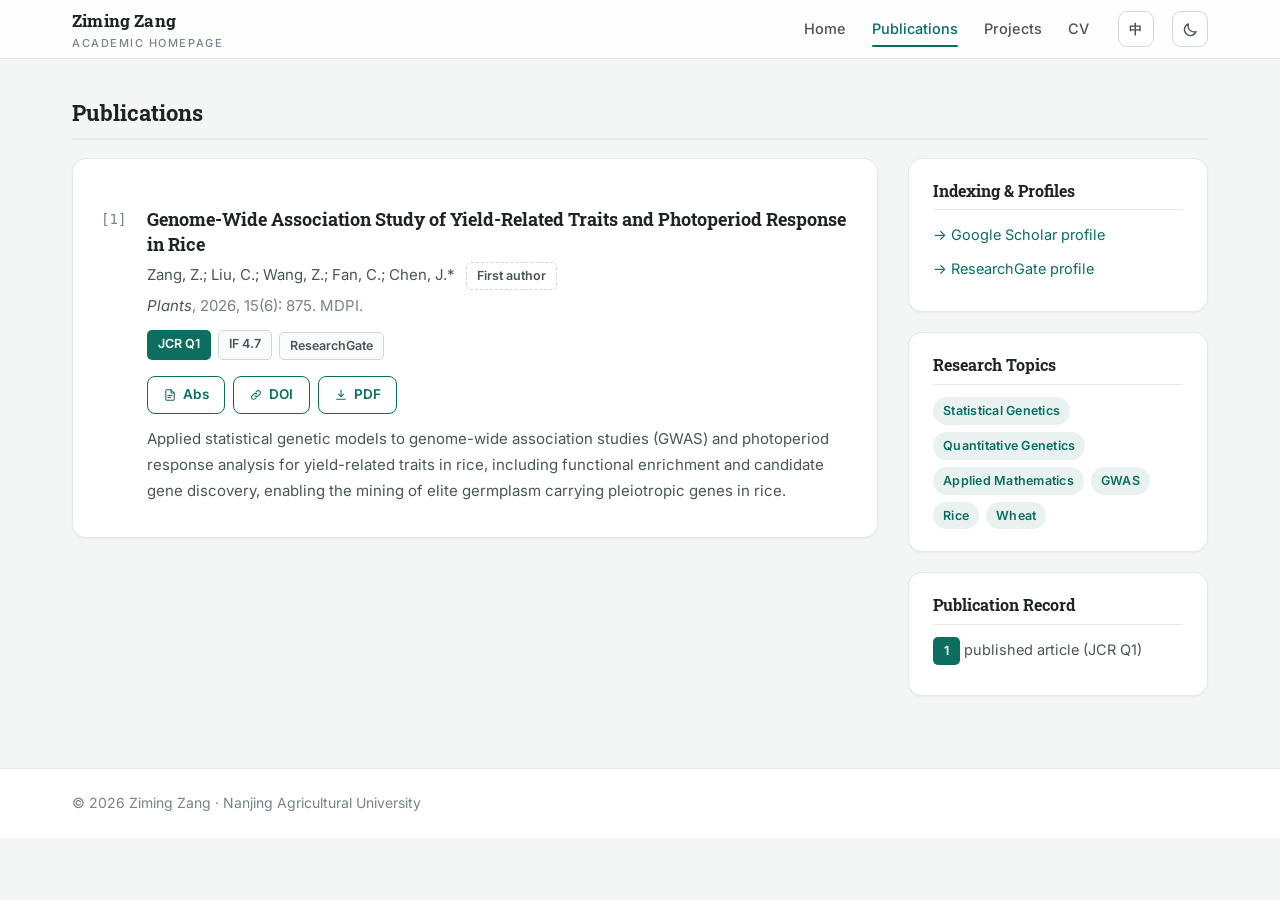
<file: publications.html>
<!DOCTYPE html>
<html lang="en" data-lang="en" data-theme="light">
<head>
<meta charset="UTF-8" />
<meta name="viewport" content="width=device-width, initial-scale=1.0" />
<title data-en="Publications | Ziming Zang" data-zh="论文发表 Publications | 臧子茗 Ziming Zang">Publications | Ziming Zang</title>
<meta name="description" data-en="Publications of Ziming Zang: a Plants journal article on genome-wide association studies and photoperiod response for yield-related traits in rice." data-zh="臧子茗的论文发表：Plants 期刊论文，水稻产量性状全基因组关联分析与统计遗传研究。" content="Publications of Ziming Zang." />
<meta name="theme-color" content="#0b6e5f" />
<link rel="icon" href="data:image/svg+xml,<svg xmlns='http://www.w3.org/2000/svg' viewBox='0 0 32 32'><rect width='32' height='32' rx='7' fill='%230b6e5f'/><text x='16' y='23' font-family='Georgia,serif' font-size='20' fill='%23ffffff' text-anchor='middle'>Z</text></svg>" />
<link rel="preconnect" href="https://fonts.googleapis.com" />
<link rel="preconnect" href="https://fonts.gstatic.com" crossorigin />
<link rel="stylesheet" href="https://fonts.googleapis.com/css2?family=Inter:wght@400;500;600;700&family=Roboto+Slab:wght@400;700&display=swap" />
<link rel="stylesheet" href="assets/css/main.css" />
<script>
  (function () {
    var root = document.documentElement;
    try {
      var theme = window.localStorage.getItem("zz-theme") ||
        (window.matchMedia("(prefers-color-scheme: dark)").matches ? "dark" : "light");
      root.setAttribute("data-theme", theme);
    } catch (e) { root.setAttribute("data-theme", "light"); }
    try {
      var lang = window.localStorage.getItem("zz-lang") === "zh" ? "zh" : "en";
      root.setAttribute("data-lang", lang);
      root.setAttribute("lang", lang === "zh" ? "zh-CN" : "en");
    } catch (e) { /* keep the English defaults */ }
  })();
</script>
</head>
<body>

<header class="navbar">
  <div class="navbar__inner">
    <a class="brand" href="index.html">
      <span data-lang-block="en">Ziming Zang<small>Academic Homepage</small></span>
      <span data-lang-block="zh">臧子茗<small>Ziming Zang · Academic</small></span>
    </a>
    <button class="icon-btn navtoggle" data-nav-toggle aria-expanded="false" aria-label="Toggle navigation menu">
      <svg viewBox="0 0 20 20" fill="none" stroke="currentColor" stroke-width="1.8" stroke-linecap="round"><path d="M3 6h14M3 10h14M3 14h14" /></svg>
    </button>
    <nav class="navlinks" data-navlinks aria-label="Main navigation">
      <a href="index.html"><span data-lang-block="en">Home</span><span data-lang-block="zh">首页</span></a>
      <a href="publications.html"><span data-lang-block="en">Publications</span><span data-lang-block="zh">论文发表</span></a>
      <a href="projects.html"><span data-lang-block="en">Projects</span><span data-lang-block="zh">科研项目</span></a>
      <a href="cv.html"><span data-lang-block="en">CV</span><span data-lang-block="zh">简历</span></a>
    </nav>
    <button class="icon-btn lang-btn" data-lang-toggle title="切换到中文" aria-label="切换到中文">
      <span data-lang-block="en">中</span><span data-lang-block="zh">EN</span>
    </button>
    <button class="icon-btn" data-theme-toggle aria-pressed="false" title="Switch to dark mode" aria-label="Switch to dark mode">
      <svg class="theme-icon theme-icon--moon" viewBox="0 0 20 20" fill="none" stroke="currentColor" stroke-width="1.6" stroke-linecap="round" stroke-linejoin="round"><path d="M16.5 12.4A7 7 0 0 1 7.6 3.5a7 7 0 1 0 8.9 8.9z" /></svg>
      <svg class="theme-icon theme-icon--sun" viewBox="0 0 20 20" fill="none" stroke="currentColor" stroke-width="1.6" stroke-linecap="round"><circle cx="10" cy="10" r="3.6" /><path d="M10 2v2M10 16v2M2 10h2M16 10h2M4.4 4.4l1.4 1.4M14.2 14.2l1.4 1.4M15.6 4.4l-1.4 1.4M5.8 14.2l-1.4 1.4" /></svg>
    </button>
  </div>
</header>

<main>

  <div class="section__head">
    <h2>
      <span data-lang-block="en">Publications</span>
      <span data-lang-block="zh">论文发表</span>
    </h2>
    <span class="en" data-lang-block="zh">Publications</span>
  </div>

  <div class="layout">
    <div>
      <div class="card panel">
        <ol class="pub-list">

          <li class="pub">
            <h3 class="pub__title">Genome-Wide Association Study of Yield-Related Traits and Photoperiod Response in Rice</h3>
            <p class="pub__authors">Zang, Z.; Liu, C.; Wang, Z.; Fan, C.; Chen, J.* &nbsp;
              <span class="badge badge--ghost" data-lang-block="en">First author</span>
              <span class="badge badge--ghost" data-lang-block="zh">第一作者</span>
            </p>
            <p class="pub__venue"><em>Plants</em>, 2026, 15(6): 875. MDPI.</p>
            <ul class="badges">
              <li class="badge badge--accent">JCR Q1</li>
              <li class="badge">IF 4.7</li>
              <li><a class="badge" href="https://www.researchgate.net/profile/Ziming-Zang" target="_blank" rel="noopener">ResearchGate</a></li>
            </ul>
            <div class="pub-actions">
              <a class="pub-action" href="https://www.mdpi.com/2223-7747/15/6/875" target="_blank" rel="noopener">
                <svg viewBox="0 0 20 20" fill="none" stroke="currentColor" stroke-width="1.5" stroke-linecap="round" stroke-linejoin="round"><path d="M11.5 2.5H5.5a1.5 1.5 0 0 0-1.5 1.5v12a1.5 1.5 0 0 0 1.5 1.5h9a1.5 1.5 0 0 0 1.5-1.5V7l-4.5-4.5z" /><path d="M11.5 2.5V7H16" /><path d="M7 10.8h6M7 13.6h4" /></svg>
                Abs
              </a>
              <a class="pub-action" href="https://doi.org/10.3390/plants15060875" target="_blank" rel="noopener">
                <svg viewBox="0 0 20 20" fill="none" stroke="currentColor" stroke-width="1.5" stroke-linecap="round" stroke-linejoin="round"><path d="M8.6 11.4a3 3 0 0 0 4.3 0l2.4-2.4a3 3 0 0 0-4.3-4.3l-1.2 1.2" /><path d="M11.4 8.6a3 3 0 0 0-4.3 0l-2.4 2.4a3 3 0 0 0 4.3 4.3l1.2-1.2" /></svg>
                DOI
              </a>
              <a class="pub-action" href="https://www.mdpi.com/2223-7747/15/6/875/pdf" target="_blank" rel="noopener">
                <svg viewBox="0 0 20 20" fill="none" stroke="currentColor" stroke-width="1.5" stroke-linecap="round" stroke-linejoin="round"><path d="M10 2.8v9.4" /><path d="M6.4 8.6 10 12.2l3.6-3.6" /><path d="M3.8 16.2h12.4" /></svg>
                PDF
              </a>
            </div>
            <p style="margin: 12px 0 0; font-size: 15px; color: var(--text-soft);" data-lang-block="en">
              Applied statistical genetic models to genome-wide association studies (GWAS) and photoperiod response
              analysis for yield-related traits in rice, including functional enrichment and candidate gene discovery,
              enabling the mining of elite germplasm carrying pleiotropic genes in rice.
            </p>
            <p style="margin: 12px 0 0; font-size: 15px; color: var(--text-soft);" data-lang-block="zh">
              基于统计遗传模型对水稻产量相关性状开展全基因组关联分析（GWAS）与光周期响应分析，
              完成功能富集与候选基因寻找，实现水稻一因多效基因的优良种质挖掘。
            </p>
          </li>

        </ol>
      </div>
    </div>

    <aside class="side">
      <div class="card panel">
        <h3 data-lang-block="en">Indexing &amp; Profiles</h3>
        <h3 data-lang-block="zh">检索与索引</h3>
        <p><a href="https://scholar.google.com/citations?hl=zh-CN&amp;user=7rkV1fwAAAAJ" target="_blank" rel="noopener">→ <span data-lang-block="en">Google Scholar profile</span><span data-lang-block="zh">Google Scholar 主页</span></a></p>
        <p><a href="https://www.researchgate.net/profile/Ziming-Zang" target="_blank" rel="noopener">→ <span data-lang-block="en">ResearchGate profile</span><span data-lang-block="zh">ResearchGate 主页</span></a></p>
      </div>
      <div class="card panel">
        <h3 data-lang-block="en">Research Topics</h3>
        <h3 data-lang-block="zh">研究主题</h3>
        <ul class="tags">
          <li><span data-lang-block="en">Statistical Genetics</span><span data-lang-block="zh">统计遗传</span></li>
          <li><span data-lang-block="en">Quantitative Genetics</span><span data-lang-block="zh">数量遗传学</span></li>
          <li><span data-lang-block="en">Applied Mathematics</span><span data-lang-block="zh">应用数学</span></li>
          <li>GWAS</li>
          <li><span data-lang-block="en">Rice</span><span data-lang-block="zh">水稻</span></li>
          <li><span data-lang-block="en">Wheat</span><span data-lang-block="zh">小麦</span></li>
        </ul>
      </div>
      <div class="card panel">
        <h3 data-lang-block="en">Publication Record</h3>
        <h3 data-lang-block="zh">发表统计</h3>
        <p><span class="badge badge--accent">1</span> <span data-lang-block="en">published article (JCR Q1)</span><span data-lang-block="zh">篇已发表（JCR Q1）</span></p>
      </div>
    </aside>
  </div>

</main>

<footer class="site-footer">
  <div class="site-footer__inner">
    <span>© <span data-year>2026</span> <span data-lang-block="en">Ziming Zang · Nanjing Agricultural University</span><span data-lang-block="zh">臧子茗 Ziming Zang · 南京农业大学</span></span>
  </div>
</footer>

<button class="totop" data-to-top aria-label="Back to top">
  <svg viewBox="0 0 20 20" fill="none" stroke="currentColor" stroke-width="1.8" stroke-linecap="round" stroke-linejoin="round"><path d="M10 16V5M5 10l5-5 5 5" /></svg>
</button>

<script src="assets/js/site.js"></script>
</body>
</html>
</file>
<file: assets/css/main.css>
/* ==========================================================================
   Ziming Zang — Academic Homepage
   Pure static CSS: no build step required.
   ========================================================================== */

:root {
  --accent: #0b6e5f;
  --accent-strong: #07564a;
  --accent-soft: rgba(11, 110, 95, 0.09);
  --gold: #c9a227;

  --bg: #f4f6f6;
  --surface: #ffffff;
  --surface-alt: #fafbfb;
  --text: #1e2426;
  --text-soft: #4a5559;
  --muted: #76838a;
  --border: #e3e8e9;
  --border-strong: #cfd7d9;
  --shadow-sm: 0 1px 2px rgba(16, 24, 32, 0.05);
  --shadow: 0 1px 2px rgba(16, 24, 32, 0.06), 0 10px 28px rgba(16, 24, 32, 0.07);

  --radius: 10px;
  --radius-lg: 14px;
  --nav-h: 58px;
  --maxw: 1180px;

  --font-body: "Inter", "Roboto", -apple-system, BlinkMacSystemFont, "Segoe UI",
    "PingFang SC", "Hiragino Sans GB", "Microsoft YaHei", "Noto Sans SC", sans-serif;
  --font-head: "Roboto Slab", Georgia, "Songti SC", "Noto Serif SC", serif;
}

html[data-theme="dark"] {
  --accent: #4ec9a8;
  --accent-strong: #79dcc2;
  --accent-soft: rgba(78, 201, 168, 0.12);
  --gold: #e0c05a;

  --bg: #141617;
  --surface: #1c1f20;
  --surface-alt: #212425;
  --text: #e7eaeb;
  --text-soft: #c2c9cb;
  --muted: #909a9d;
  --border: #2d3133;
  --border-strong: #3b4042;
  --shadow-sm: 0 1px 2px rgba(0, 0, 0, 0.4);
  --shadow: 0 1px 2px rgba(0, 0, 0, 0.4), 0 10px 28px rgba(0, 0, 0, 0.35);
}

*,
*::before,
*::after {
  box-sizing: border-box;
}

html {
  scroll-behavior: smooth;
  -webkit-text-size-adjust: 100%;
}

body {
  margin: 0;
  background: var(--bg);
  color: var(--text);
  font-family: var(--font-body);
  font-size: 16.5px;
  line-height: 1.75;
  text-rendering: optimizeLegibility;
  transition: background-color 0.25s ease, color 0.25s ease;
}

img {
  max-width: 100%;
  display: block;
}

a {
  color: var(--accent);
  text-decoration: none;
}

a:hover {
  color: var(--accent-strong);
  text-decoration: underline;
  text-underline-offset: 3px;
}

h1,
h2,
h3,
h4 {
  font-family: var(--font-head);
  font-weight: 700;
  line-height: 1.3;
  color: var(--text);
}

/* --------------------------------------------------------------- navbar --- */

.navbar {
  position: sticky;
  top: 0;
  z-index: 50;
  background: color-mix(in srgb, var(--surface) 88%, transparent);
  backdrop-filter: saturate(180%) blur(10px);
  border-bottom: 1px solid var(--border);
}

.navbar__inner {
  max-width: var(--maxw);
  margin: 0 auto;
  min-height: var(--nav-h);
  padding: 0 22px;
  display: flex;
  align-items: center;
  gap: 18px;
}

.brand {
  font-family: var(--font-head);
  font-weight: 700;
  font-size: 17px;
  letter-spacing: 0.01em;
  color: var(--text);
  white-space: nowrap;
  margin-right: auto;
}

.brand:hover {
  text-decoration: none;
  color: var(--accent);
}

.brand small {
  display: block;
  font-family: var(--font-body);
  font-size: 11px;
  font-weight: 500;
  letter-spacing: 0.14em;
  text-transform: uppercase;
  color: var(--muted);
  line-height: 1.4;
}

.navlinks {
  display: flex;
  align-items: center;
  gap: 4px;
}

.navlinks a {
  position: relative;
  padding: 7px 11px;
  border-radius: 7px;
  font-size: 14.5px;
  font-weight: 500;
  color: var(--text-soft);
  transition: background-color 0.18s ease, color 0.18s ease;
}

.navlinks a:hover {
  background: var(--accent-soft);
  color: var(--accent);
  text-decoration: none;
}

.navlinks a.is-active {
  color: var(--accent);
}

.navlinks a.is-active::after {
  content: "";
  position: absolute;
  left: 11px;
  right: 11px;
  bottom: 2px;
  height: 2px;
  border-radius: 2px;
  background: var(--accent);
}

.icon-btn {
  flex: none;
  width: 36px;
  height: 36px;
  display: inline-grid;
  place-items: center;
  border: 1px solid var(--border-strong);
  border-radius: 9px;
  background: var(--surface);
  color: var(--text-soft);
  cursor: pointer;
  transition: border-color 0.18s ease, color 0.18s ease, background-color 0.18s ease;
}

.icon-btn:hover {
  border-color: var(--accent);
  color: var(--accent);
}

.icon-btn svg {
  width: 17px;
  height: 17px;
}

.navtoggle {
  display: none;
}

/* Both icons ship in the DOM; the inactive one is hidden per theme. */
html[data-theme="light"] .theme-icon--sun,
html[data-theme="dark"] .theme-icon--moon {
  display: none;
}

/* ------------------------------------------------------------- structure --- */

main {
  max-width: var(--maxw);
  margin: 0 auto;
  padding: 40px 22px 72px;
}

.card {
  background: var(--surface);
  border: 1px solid var(--border);
  border-radius: var(--radius-lg);
  box-shadow: var(--shadow-sm);
}

/* ------------------------------------------------------------ about head --- */

.intro {
  display: grid;
  grid-template-columns: 220px minmax(0, 1fr);
  gap: 38px;
  align-items: start;
  padding: 36px 38px;
  margin-bottom: 34px;
}

.intro__photo {
  position: relative;
}

.intro__photo img {
  width: 100%;
  height: auto; /* neutralise the width/height attributes so aspect-ratio wins */
  aspect-ratio: 1 / 1;
  object-fit: cover;
  border-radius: var(--radius);
  border: 1px solid var(--border);
  box-shadow: var(--shadow);
}

.intro__name {
  margin: 0 0 2px;
  font-size: clamp(30px, 4vw, 40px);
  letter-spacing: -0.01em;
}

/* Sub-line of the name; a dedicated class (not a bare `span` selector) so that
   the [data-lang-block] wrappers inside .intro__name are not affected. */
.intro__sub {
  font-size: 0.52em;
  font-weight: 400;
  color: var(--muted);
  letter-spacing: 0.06em;
  text-transform: uppercase;
  display: block;
  margin-top: 6px;
}

.intro__title {
  margin: 10px 0 2px;
  font-size: 17px;
  font-weight: 600;
  color: var(--text-soft);
}

.intro__areas {
  display: flex;
  flex-wrap: wrap;
  align-items: center;
  gap: 9px;
  margin: 13px 0 0;
  font-size: 15px;
  color: var(--muted);
}

/* The headline research directions, rendered as highlighted chips. */
.intro__chips {
  display: flex;
  flex-wrap: wrap;
  gap: 8px;
  margin: 0;
  padding: 0;
  list-style: none;
}

.intro__chips li {
  padding: 4px 13px;
  border: 1px solid transparent;
  border-radius: 999px;
  background: var(--accent-soft);
  color: var(--accent);
  font-size: 14.5px;
  font-weight: 600;
  line-height: 1.5;
  white-space: nowrap;
}

.intro__affil {
  margin: 12px 0 0;
  font-size: 15.5px;
  line-height: 1.65;
  color: var(--text-soft);
}

.intro__bio {
  margin: 16px 0 0;
  font-size: 16px;
  color: var(--text-soft);
}

/* -------------------------------------------------------------- socials --- */

.socials {
  display: flex;
  flex-wrap: wrap;
  gap: 9px;
  margin: 22px 0 0;
  padding: 0;
  list-style: none;
}

.socials a {
  display: inline-flex;
  align-items: center;
  gap: 7px;
  padding: 6px 13px;
  border: 1px solid var(--border-strong);
  border-radius: 999px;
  font-size: 14px;
  font-weight: 500;
  color: var(--text-soft);
  background: var(--surface-alt);
  transition: all 0.18s ease;
}

.socials a:hover {
  text-decoration: none;
  color: #fff;
  background: var(--accent);
  border-color: var(--accent);
  transform: translateY(-1px);
}

html[data-theme="dark"] .socials a:hover {
  color: #10201c;
}

.socials svg {
  width: 15px;
  height: 15px;
  flex: none;
}

/* -------------------------------------------------------------- sections --- */

section {
  margin-bottom: 34px;
  scroll-margin-top: 78px;
}

.section__head {
  display: flex;
  align-items: baseline;
  gap: 12px;
  margin: 0 0 18px;
  padding-bottom: 10px;
  border-bottom: 2px solid var(--border);
}

.section__head h2 {
  margin: 0;
  font-size: 22px;
}

.section__head .en {
  font-family: var(--font-body);
  font-size: 12px;
  font-weight: 600;
  letter-spacing: 0.16em;
  text-transform: uppercase;
  color: var(--muted);
}

.panel {
  padding: 26px 28px;
}

/* ---------------------------------------------------------------- news --- */

.news {
  margin: 0;
  padding: 0;
  list-style: none;
}

.news li {
  display: grid;
  grid-template-columns: 92px minmax(0, 1fr);
  gap: 14px;
  padding: 9px 0;
  border-bottom: 1px dashed var(--border);
  font-size: 15.5px;
}

.news li:last-child {
  border-bottom: 0;
}

.news .date {
  font-family: ui-monospace, SFMono-Regular, Menlo, Consolas, monospace;
  font-size: 13.5px;
  color: var(--accent);
  font-weight: 600;
  padding-top: 2px;
}

/* ------------------------------------------------------------- research --- */

.grid-2 {
  display: grid;
  grid-template-columns: repeat(auto-fit, minmax(280px, 1fr));
  gap: 18px;
}

/* When the cards leave a single item on the last row, let it span the full
   width instead of sitting half-empty next to a gap. */
.grid-2 > :last-child:nth-child(odd) {
  grid-column: 1 / -1;
}

.topic {
  padding: 20px 22px;
  border: 1px solid var(--border);
  border-left: 3px solid var(--accent);
  border-radius: var(--radius);
  background: var(--surface-alt);
}

.topic h3 {
  margin: 0 0 6px;
  font-size: 17.5px;
}

.topic p {
  margin: 0;
  font-size: 15px;
  color: var(--text-soft);
}

/* Research-interest cards carry a title only; no supporting copy. */
.grid-topics {
  display: grid;
  grid-template-columns: repeat(auto-fit, minmax(210px, 1fr));
  gap: 18px;
}

.topic--plain {
  padding: 24px 22px;
}

.topic--plain h3 {
  margin: 0;
  font-size: 17px;
  color: var(--accent);
}

.tags {
  display: flex;
  flex-wrap: wrap;
  gap: 7px;
  margin: 12px 0 0;
  padding: 0;
  list-style: none;
}

.tags li {
  font-size: 12.5px;
  font-weight: 600;
  letter-spacing: 0.02em;
  padding: 3px 10px;
  border-radius: 999px;
  background: var(--accent-soft);
  color: var(--accent);
}

/* ---------------------------------------------------------- publications --- */

.pub-list {
  margin: 0;
  padding: 0;
  list-style: none;
  counter-reset: pub;
}

.pub {
  position: relative;
  padding: 22px 0 22px 46px;
  border-bottom: 1px solid var(--border);
  counter-increment: pub;
}

.pub:last-child {
  border-bottom: 0;
  padding-bottom: 6px;
}

.pub::before {
  content: "[" counter(pub) "]";
  position: absolute;
  left: 0;
  top: 22px;
  font-family: ui-monospace, SFMono-Regular, Menlo, Consolas, monospace;
  font-size: 14px;
  color: var(--muted);
}

.pub__title {
  margin: 0 0 5px;
  font-family: var(--font-head);
  font-size: 17.5px;
  font-weight: 700;
  line-height: 1.45;
}

.pub__authors {
  margin: 0;
  font-size: 15px;
  color: var(--text-soft);
}

.pub__authors strong {
  color: var(--text);
  font-weight: 700;
}

.pub__venue {
  margin: 3px 0 0;
  font-size: 15px;
  color: var(--muted);
}

.pub__venue em {
  color: var(--text-soft);
  font-style: italic;
}

.badges {
  display: flex;
  flex-wrap: wrap;
  gap: 7px;
  margin: 11px 0 0;
  padding: 0;
  list-style: none;
}

.badge {
  display: inline-block;
  padding: 2px 10px;
  border: 1px solid var(--border-strong);
  border-radius: 5px;
  font-size: 12.5px;
  font-weight: 600;
  color: var(--text-soft);
  background: var(--surface-alt);
}

.badge--accent {
  border-color: transparent;
  background: var(--accent);
  color: #fff;
}

html[data-theme="dark"] .badge--accent {
  color: #10201c;
}

.badge--ghost {
  border-style: dashed;
  background: transparent;
}

a.badge:hover {
  text-decoration: none;
  border-color: var(--accent);
  color: var(--accent);
}

/* Action buttons under a publication entry: Abs / DOI / PDF */

.pub-actions {
  display: flex;
  flex-wrap: wrap;
  gap: 8px;
  margin: 16px 0 0;
}

.pub-action {
  display: inline-flex;
  align-items: center;
  gap: 6px;
  padding: 6px 15px;
  border: 1px solid var(--accent);
  border-radius: 8px;
  font-size: 13.5px;
  font-weight: 600;
  letter-spacing: 0.02em;
  color: var(--accent);
  background: transparent;
  transition: color 0.18s ease, background-color 0.18s ease, transform 0.18s ease;
}

.pub-action:hover {
  text-decoration: none;
  color: #fff;
  background: var(--accent);
  transform: translateY(-1px);
}

html[data-theme="dark"] .pub-action:hover {
  color: #10201c;
}

.pub-action svg {
  width: 14px;
  height: 14px;
  flex: none;
}

/* ------------------------------------------------------------- timeline --- */

.entry {
  position: relative;
  padding: 0 0 24px 26px;
  border-left: 2px solid var(--border);
}

.entry:last-child {
  padding-bottom: 0;
  border-left-color: transparent;
}

.entry::before {
  content: "";
  position: absolute;
  left: -7px;
  top: 8px;
  width: 12px;
  height: 12px;
  border-radius: 50%;
  background: var(--surface);
  border: 2.5px solid var(--accent);
}

.entry__top {
  display: flex;
  flex-wrap: wrap;
  align-items: baseline;
  justify-content: space-between;
  gap: 8px;
}

.entry__title {
  margin: 0;
  font-size: 17.5px;
}

.entry__when {
  flex: none;
  font-family: ui-monospace, SFMono-Regular, Menlo, Consolas, monospace;
  font-size: 13.5px;
  font-weight: 600;
  color: var(--muted);
  white-space: nowrap;
}

.entry__meta {
  margin: 4px 0 0;
  font-size: 14.5px;
  color: var(--muted);
}

.entry__meta a {
  color: var(--accent);
}

.entry ul {
  margin: 10px 0 0;
  padding-left: 20px;
}

.entry li {
  margin: 5px 0;
  font-size: 15.5px;
  color: var(--text-soft);
}

.entry li::marker {
  color: var(--accent);
}

.entry li strong {
  color: var(--text);
}

/* -------------------------------------------------------------- keyvals --- */

.keyvals {
  margin: 0;
  padding: 0;
  list-style: none;
}

.keyvals li {
  display: grid;
  grid-template-columns: 108px minmax(0, 1fr);
  gap: 14px;
  padding: 8px 0;
  border-bottom: 1px dashed var(--border);
  font-size: 15.5px;
  color: var(--text-soft);
}

.keyvals li:last-child {
  border-bottom: 0;
}

.keyvals .k {
  font-weight: 600;
  color: var(--text);
}

/* ----------------------------------------------------------- score chips --- */

.chips {
  display: flex;
  flex-wrap: wrap;
  gap: 8px;
  margin: 10px 0 0;
  padding: 0;
  list-style: none;
}

.chips li {
  display: flex;
  align-items: baseline;
  gap: 7px;
  padding: 5px 12px;
  border: 1px solid var(--border);
  border-radius: 8px;
  background: var(--surface-alt);
  font-size: 14px;
  color: var(--text-soft);
}

.chips b {
  font-family: ui-monospace, SFMono-Regular, Menlo, Consolas, monospace;
  font-size: 14px;
  color: var(--accent);
}

/* -------------------------------------------------------------- sidebar --- */

.layout {
  display: grid;
  grid-template-columns: minmax(0, 1fr) 300px;
  gap: 30px;
  align-items: start;
}

.home-layout {
  grid-template-columns: 300px minmax(0, 1fr);
}

.home-profile .profile-card {
  text-align: center;
}

.profile-card .intro__photo {
  max-width: 220px;
  margin: 0 auto 20px;
}

.profile-card .intro__photo img {
  border-radius: 50%;
}

.profile-card .intro__name {
  font-size: clamp(25px, 2.7vw, 32px);
}

.profile-card .intro__title {
  font-size: 14.5px;
}

.profile-card .intro__affil {
  font-size: 14px;
}

.profile-card .socials {
  justify-content: center;
  margin-top: 18px;
}

.home-content {
  min-width: 0;
}

.side {
  position: sticky;
  top: calc(var(--nav-h) + 18px);
}

.side .panel {
  padding: 22px 24px;
}

.side .panel + .panel {
  margin-top: 20px;
}

.side h3 {
  margin: 0 0 12px;
  font-size: 16px;
  padding-bottom: 8px;
  border-bottom: 1px solid var(--border);
}

.side p {
  margin: 0 0 8px;
  font-size: 14.5px;
  color: var(--text-soft);
}

.side dl {
  margin: 0;
  font-size: 14.5px;
}

.side dt {
  font-weight: 600;
  color: var(--muted);
  font-size: 12px;
  letter-spacing: 0.1em;
  text-transform: uppercase;
  margin-top: 10px;
}

.side dd {
  margin: 2px 0 0;
  color: var(--text-soft);
  word-break: break-word;
}

/* --------------------------------------------------------------- footer --- */

.site-footer {
  border-top: 1px solid var(--border);
  background: var(--surface);
}

.site-footer__inner {
  max-width: var(--maxw);
  margin: 0 auto;
  padding: 22px;
  display: flex;
  flex-wrap: wrap;
  gap: 10px;
  justify-content: space-between;
  font-size: 14px;
  color: var(--muted);
}

/* ------------------------------------------------------------ to the top --- */

.totop {
  position: fixed;
  right: 22px;
  bottom: 24px;
  z-index: 40;
  width: 42px;
  height: 42px;
  display: grid;
  place-items: center;
  border-radius: 50%;
  border: 1px solid var(--border-strong);
  background: var(--surface);
  color: var(--text-soft);
  box-shadow: var(--shadow);
  cursor: pointer;
  opacity: 0;
  visibility: hidden;
  transform: translateY(8px);
  transition: all 0.22s ease;
}

.totop.is-visible {
  opacity: 1;
  visibility: visible;
  transform: none;
}

.totop:hover {
  color: #fff;
  background: var(--accent);
  border-color: var(--accent);
}

.totop svg {
  width: 17px;
  height: 17px;
}

/* -------------------------------------------------------------- print cv --- */

@media print {
  .navbar,
  .totop,
  .site-footer,
  .no-print {
    display: none !important;
  }

  body {
    background: #fff;
    font-size: 11pt;
  }

  main {
    max-width: none;
    padding: 0;
  }

  .card,
  .panel {
    border: 0;
    box-shadow: none;
    padding: 0;
  }

  .layout {
    display: block;
  }

  .side {
    position: static;
  }

  section {
    break-inside: avoid;
  }

  .intro {
    grid-template-columns: 120px minmax(0, 1fr);
    gap: 20px;
    padding: 0 0 16px;
  }
}

/* ------------------------------------------------------------ responsive --- */

@media (max-width: 900px) {
  .layout {
    grid-template-columns: minmax(0, 1fr);
  }

  .home-layout {
    grid-template-columns: minmax(0, 1fr);
  }

  .side {
    position: static;
    order: -1;
  }

  .intro {
    grid-template-columns: 160px minmax(0, 1fr);
    gap: 26px;
    padding: 26px 24px;
  }
}

@media (max-width: 720px) {
  body {
    font-size: 16px;
  }

  .navbar__inner {
    padding: 10px 18px;
    flex-wrap: wrap;
    row-gap: 10px;
  }

  .brand {
    margin-right: 0;
    flex: 1 1 auto;
  }

  .navtoggle {
    display: inline-grid;
  }

  .navlinks {
    display: none;
    flex: 1 1 100%;
    flex-direction: column;
    align-items: stretch;
    gap: 2px;
    padding-bottom: 8px;
  }

  .navlinks.is-open {
    display: flex;
  }

  .navlinks a {
    padding: 10px 12px;
    border-radius: 8px;
  }

  .navlinks a.is-active::after {
    display: none;
  }

  .navlinks a.is-active {
    background: var(--accent-soft);
  }

  main {
    padding: 24px 16px 56px;
  }

  .intro {
    grid-template-columns: minmax(0, 1fr);
    gap: 20px;
    padding: 24px 20px;
  }

  .intro__photo {
    max-width: 190px;
  }

  .panel,
  .side .panel {
    padding: 20px 18px;
  }

  .news li {
    grid-template-columns: minmax(0, 1fr);
    gap: 2px;
  }

  .entry {
    padding-left: 20px;
  }

  .keyvals li {
    grid-template-columns: minmax(0, 1fr);
    gap: 2px;
  }

  .pub {
    padding-left: 0;
  }

  .pub::before {
    position: static;
    display: block;
    margin-bottom: 4px;
  }
}

@media (max-width: 420px) {
  .intro__name {
    font-size: 26px;
  }
}

/* ============================================================== language ===
   Every translatable unit ships both variants in the DOM and the inactive one
   is hidden by CSS. `data-lang` is set on <html> in the static markup and by an
   inline bootstrap script, so the default language renders correctly with or
   without JavaScript.
   ======================================================================== */

html[data-lang="en"] [data-lang-block="zh"],
html[data-lang="zh"] [data-lang-block="en"] {
  display: none;
}

.lang-btn {
  font-family: var(--font-body);
  font-size: 13px;
  font-weight: 700;
  letter-spacing: 0.02em;
  line-height: 1;
}

@media print {
  [data-lang-toggle] {
    display: none !important;
  }
}
</file>
